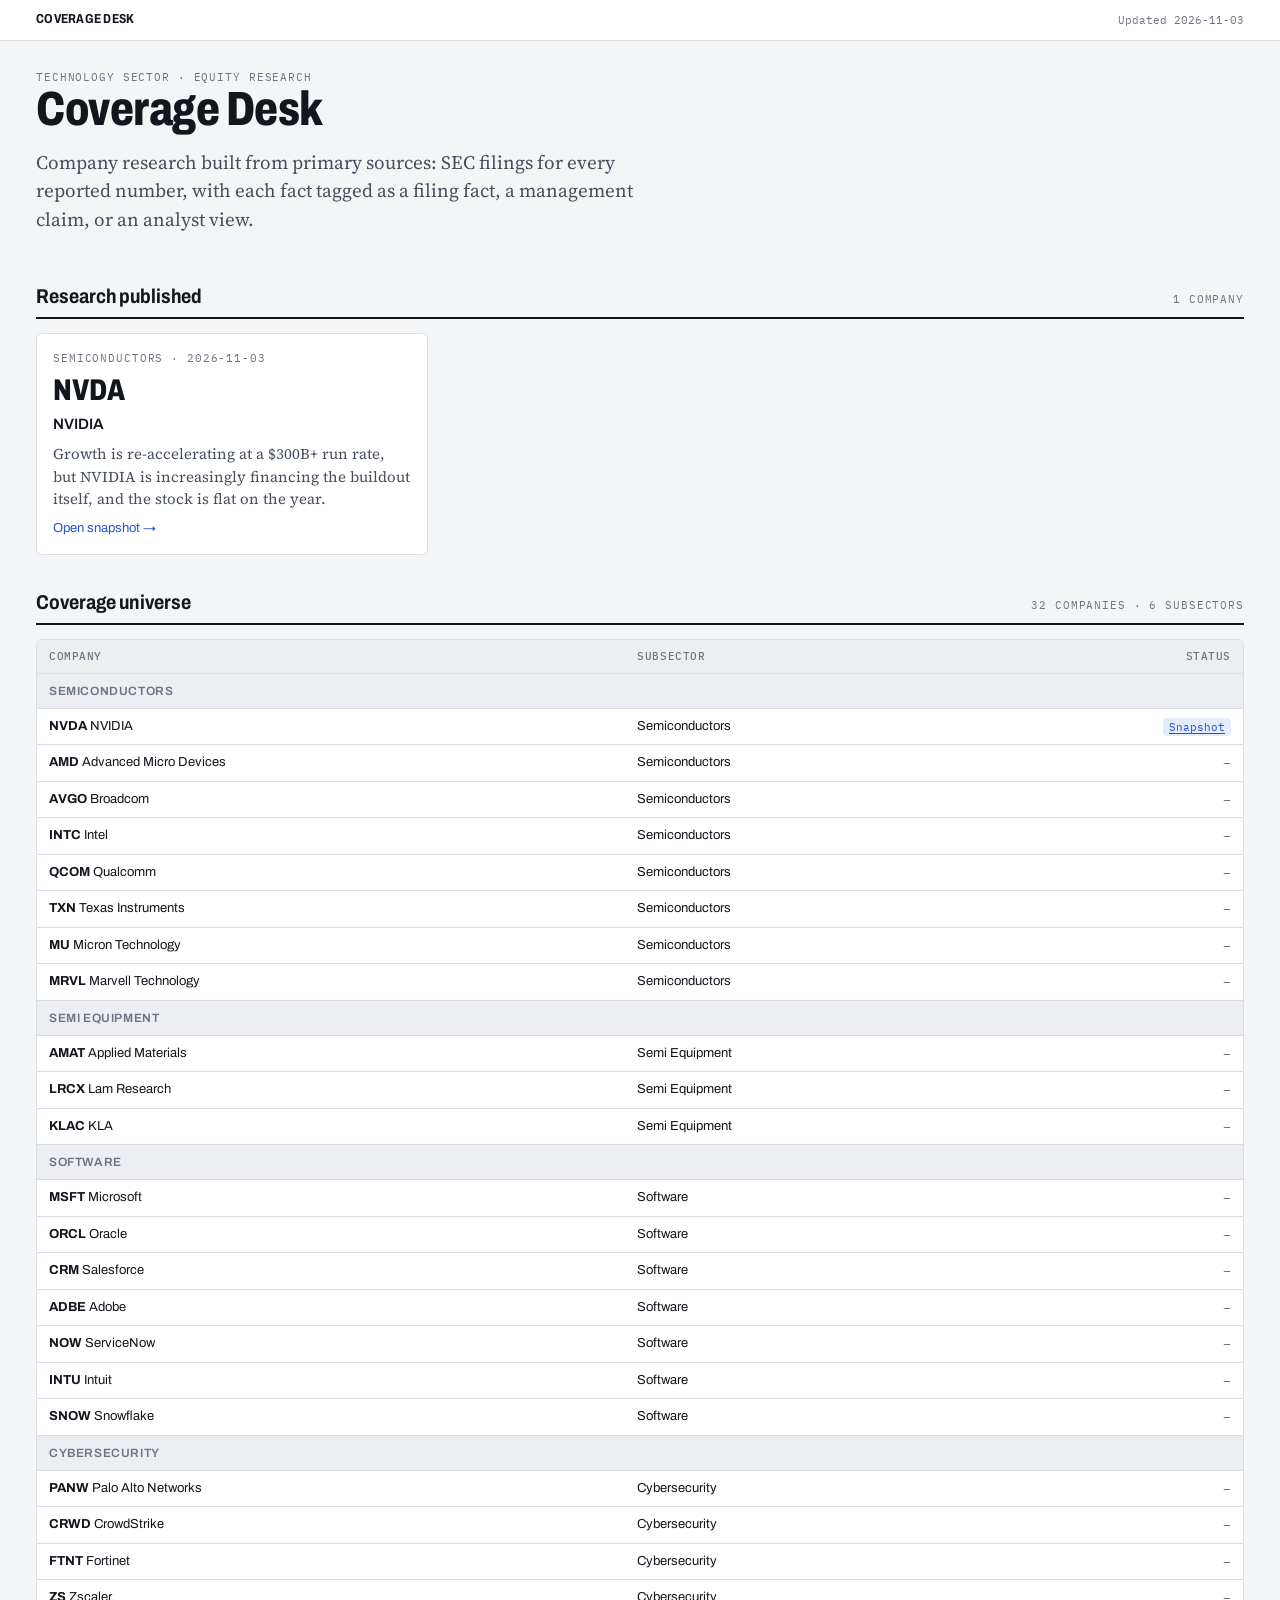
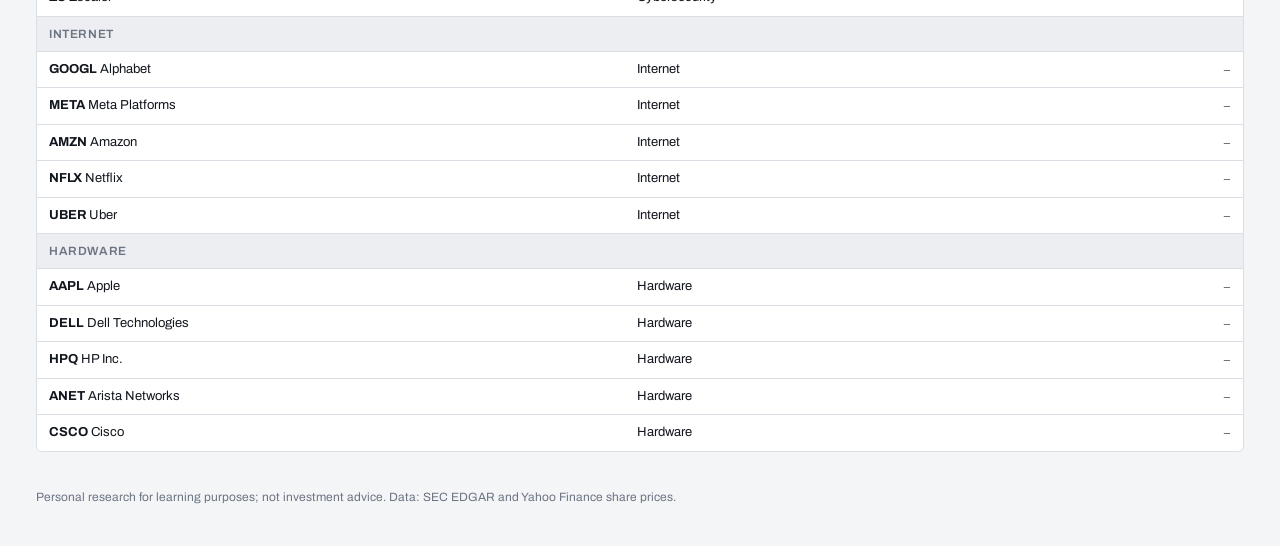
<file: docs/index.html>
<!doctype html>
<html lang="en">
<head>
<meta charset="utf-8">
<meta name="viewport" content="width=device-width, initial-scale=1, viewport-fit=cover">
<style>body{margin:0}[hidden]{display:none!important}img{max-width:100%}</style>
</head>
<body>
<title>Coverage Desk</title>
<meta name="claude:viewport-fit-sides" content="cover">
<link rel="preconnect" href="https://fonts.googleapis.com">
<link rel="preconnect" href="https://fonts.gstatic.com" crossorigin>
<link rel="stylesheet" href="https://fonts.googleapis.com/css2?family=Archivo:wdth,wght@62..125,400..800&family=IBM+Plex+Mono:wght@400;500;600&family=Source+Serif+4:opsz,wght@8..60,400;8..60,600&display=swap">
<style>
/* Layout: a research-note dashboard. Quote box + key numbers up top, then charts and
   evidence in a 12-col grid that collapses to one column on phones. */
:root {
  --bg: #f4f5f7;
  --surface: #ffffff;
  --sunken: #eceef2;
  --ink: #12161d;
  --ink-2: #464e5c;
  --muted: #6c7482;
  --rule: #dadee5;
  --accent: #2456c9;
  --accent-soft: #e4ebfa;
  --s1: #2a78d6;
  --s2: #eb6834;
  --s3: #1baf7a;
  --dot: #9aa2b0;
  --up: #157347;
  --down: #b9382a;
  --tag-f: #e7e9ee;  --tag-f-ink: #3a414d;
  --tag-m: #e3ecfb;  --tag-m-ink: #1d4aa8;
  --tag-i: #fbf0dc;  --tag-i-ink: #85550a;
  --f-display: "Archivo", "Helvetica Neue", Arial, sans-serif;
  --f-body: "Source Serif 4", Georgia, "Times New Roman", serif;
  --f-data: "IBM Plex Mono", ui-monospace, "SFMono-Regular", Menlo, monospace;
  --radius: 6px;
}
@media (prefers-color-scheme: dark) {
  :root:not([data-theme="light"]) {
    --bg: #0e1116; --surface: #161a21; --sunken: #1c212a; --ink: #e8ebf0; --ink-2: #b3bac5;
    --muted: #8a93a3; --rule: #2a303a; --accent: #7b9ef2; --accent-soft: #1d2840;
    --s1: #3987e5; --s2: #d95926; --s3: #199e70; --dot: #6b7383; --up: #4cc38a; --down: #f07a6a;
    --tag-f: #262b34; --tag-f-ink: #c3c9d3; --tag-m: #1d2a45; --tag-m-ink: #a9c2f7;
    --tag-i: #3a2d15; --tag-i-ink: #f1c77a; color-scheme: dark;
  }
}
:root[data-theme="dark"] {
  --bg: #0e1116; --surface: #161a21; --sunken: #1c212a; --ink: #e8ebf0; --ink-2: #b3bac5;
  --muted: #8a93a3; --rule: #2a303a; --accent: #7b9ef2; --accent-soft: #1d2840;
  --s1: #3987e5; --s2: #d95926; --s3: #199e70; --dot: #6b7383; --up: #4cc38a; --down: #f07a6a;
  --tag-f: #262b34; --tag-f-ink: #c3c9d3; --tag-m: #1d2a45; --tag-m-ink: #a9c2f7;
  --tag-i: #3a2d15; --tag-i-ink: #f1c77a; color-scheme: dark;
}

* { box-sizing: border-box; }
body { background: var(--bg); color: var(--ink); font-family: var(--f-display); font-size: 15px; line-height: 1.5; }
a { color: var(--accent); text-underline-offset: 2px; }
a:focus-visible, button:focus-visible { outline: 2px solid var(--accent); outline-offset: 2px; border-radius: 3px; }
.wrap { max-width: 1240px; margin: 0 auto; padding-left: max(16px, env(safe-area-inset-left, 0px)); padding-right: max(16px, env(safe-area-inset-right, 0px)); }

body::before { content: ""; position: fixed; inset: 0 0 auto; height: env(safe-area-inset-top, 0px); z-index: 10; background: var(--surface); }
.topbar { position: sticky; top: env(safe-area-inset-top, 0px); z-index: 9; background: var(--surface); border-bottom: 1px solid var(--rule); }
.topbar .wrap { display: flex; align-items: center; gap: 16px; padding-block: 10px; flex-wrap: wrap; }
.brand { font-weight: 700; font-stretch: 80%; letter-spacing: .02em; text-transform: uppercase; font-size: 13px; color: var(--ink); text-decoration: none; }
.topbar nav { display: flex; gap: 14px; flex-wrap: wrap; font-size: 13px; }
.topbar nav a { color: var(--ink-2); text-decoration: none; }
.topbar nav a:hover { color: var(--accent); }
.topbar .spacer { flex: 1; }
.stamp { font-family: var(--f-data); font-size: 11px; color: var(--muted); }

.eyebrow { font-family: var(--f-data); font-size: 11px; letter-spacing: .08em; text-transform: uppercase; color: var(--muted); }
h1, h2, h3 { font-family: var(--f-display); text-wrap: balance; margin: 0; }
h1 { font-size: clamp(30px, 5vw, 48px); font-weight: 800; font-stretch: 78%; line-height: 1.02; letter-spacing: -.01em; }
h2 { font-size: 20px; font-weight: 700; font-stretch: 85%; }
h3 { font-size: 15px; font-weight: 600; }
.prose { font-family: var(--f-body); font-size: 16px; line-height: 1.6; max-width: 68ch; color: var(--ink); }
.num { font-family: var(--f-data); font-variant-numeric: tabular-nums; }

.hero { padding-block: 28px 20px; display: grid; grid-template-columns: minmax(0, 1fr) 340px; gap: 28px; align-items: start; }
.hero .lede { font-family: var(--f-body); font-size: 19px; line-height: 1.5; color: var(--ink-2); margin: 14px 0 0; max-width: 60ch; }
.hero .meta { display: flex; gap: 8px 18px; flex-wrap: wrap; margin-top: 16px; font-size: 13px; color: var(--muted); }
.quote { background: var(--surface); border: 1px solid var(--rule); border-radius: var(--radius); padding: 16px 18px; display: grid; gap: 12px; }
.quote .px { display: flex; align-items: baseline; gap: 10px; flex-wrap: wrap; }
.quote .px b { font-family: var(--f-data); font-size: 30px; font-weight: 500; }
.chg { font-family: var(--f-data); font-size: 13px; padding: 2px 6px; border-radius: 4px; }
.chg.up { color: var(--up); background: color-mix(in srgb, var(--up) 12%, transparent); }
.chg.down { color: var(--down); background: color-mix(in srgb, var(--down) 12%, transparent); }
.range { display: grid; gap: 4px; font-size: 12px; color: var(--muted); }
.range .bar { position: relative; height: 6px; background: var(--sunken); border-radius: 3px; }
.range .bar i { position: absolute; top: -3px; width: 3px; height: 12px; background: var(--ink); border-radius: 2px; transform: translateX(-50%); }
.range .ends { display: flex; justify-content: space-between; font-family: var(--f-data); }
.kv { display: grid; grid-template-columns: 1fr auto; gap: 4px 12px; font-size: 13px; }
.kv dt { color: var(--muted); } .kv dd { margin: 0; font-family: var(--f-data); text-align: right; }

.kpis { display: grid; grid-template-columns: repeat(6, minmax(0, 1fr)); border: 1px solid var(--rule); border-radius: var(--radius); background: var(--surface); }
.kpi { padding: 14px 16px; display: grid; gap: 2px; border-left: 1px solid var(--rule); }
.kpi:first-child { border-left: 0; }
.kpi .v { font-family: var(--f-data); font-size: 22px; font-weight: 500; }
.kpi .l { font-size: 12px; color: var(--muted); }

.section { padding-block: 28px 4px; display: grid; gap: 14px; }
.section-head { display: flex; align-items: baseline; justify-content: space-between; gap: 12px; flex-wrap: wrap; border-bottom: 2px solid var(--ink); padding-bottom: 6px; }
.grid { display: grid; grid-template-columns: repeat(12, minmax(0, 1fr)); gap: 16px; }
.c6 { grid-column: span 6; } .c4 { grid-column: span 4; } .c8 { grid-column: span 8; } .c12 { grid-column: span 12; } .c5 { grid-column: span 5; } .c7 { grid-column: span 7; }
.panel { background: var(--surface); border: 1px solid var(--rule); border-radius: var(--radius); padding: 16px; min-width: 0; display: grid; gap: 10px; align-content: start; }
.panel .sub { font-size: 13px; color: var(--muted); margin: -4px 0 0; }
.legend { display: flex; gap: 14px; flex-wrap: wrap; font-size: 12px; color: var(--ink-2); }
.legend span { display: inline-flex; align-items: center; gap: 6px; }
.legend i { width: 10px; height: 10px; border-radius: 2px; display: inline-block; }
.chart { position: relative; width: 100%; }
.chart svg { display: block; width: 100%; height: auto; overflow: visible; }
.chart text { font-family: var(--f-data); font-size: 11px; fill: var(--muted); }
.chart .lbl { fill: var(--ink-2); }
.chart .grid line { stroke: var(--rule); stroke-width: 1; }
.callout { font-size: 13px; color: var(--ink-2); border-top: 1px solid var(--rule); padding-top: 8px; }

.tip { position: absolute; pointer-events: none; z-index: 5; background: var(--ink); color: var(--bg); font-family: var(--f-data); font-size: 12px; line-height: 1.45; padding: 8px 10px; border-radius: 5px; white-space: nowrap; transform: translate(-50%, calc(-100% - 10px)); }
.tip b { font-weight: 600; }

.list { display: grid; gap: 0; margin: 0; padding: 0; list-style: none; }
.list li { display: grid; grid-template-columns: auto minmax(0, 1fr); gap: 4px 12px; padding: 11px 0; border-top: 1px solid var(--rule); }
.list li:first-child { border-top: 0; }
.list .txt { font-family: var(--f-body); font-size: 15.5px; line-height: 1.5; }
.list .src { grid-column: 2; font-size: 12px; color: var(--muted); font-family: var(--f-data); }
.tag { font-family: var(--f-data); font-size: 10.5px; font-weight: 600; letter-spacing: .04em; padding: 2px 6px; border-radius: 4px; height: fit-content; margin-top: 3px; white-space: nowrap; }
.tag.F { background: var(--tag-f); color: var(--tag-f-ink); }
.tag.M { background: var(--tag-m); color: var(--tag-m-ink); }
.tag.I { background: var(--tag-i); color: var(--tag-i-ink); }
.keyline { display: flex; gap: 10px 16px; flex-wrap: wrap; font-size: 12px; color: var(--muted); }
.keyline span { display: inline-flex; gap: 6px; align-items: center; }

.exp { display: grid; gap: 0; }
.exp .row { display: grid; grid-template-columns: minmax(0, 1fr) auto; gap: 2px 16px; padding: 10px 0; border-top: 1px solid var(--rule); }
.exp .row:first-child { border-top: 0; }
.exp .row b { font-family: var(--f-data); font-size: 18px; font-weight: 500; text-align: right; }
.exp .row .n { grid-column: 1 / -1; font-size: 13px; color: var(--muted); }

.timeline { list-style: none; margin: 0; padding: 0; display: grid; }
.timeline li { display: grid; grid-template-columns: 96px minmax(0, 1fr); gap: 12px; padding: 10px 0; border-top: 1px solid var(--rule); }
.timeline li:first-child { border-top: 0; }
.timeline .d { font-family: var(--f-data); font-size: 12px; color: var(--muted); display: grid; gap: 2px; }
.timeline .d em { font-style: normal; color: var(--ink-2); }
.timeline .t { font-family: var(--f-body); font-size: 15px; }

.debates { display: grid; grid-template-columns: repeat(auto-fit, minmax(240px, 1fr)); gap: 16px; }
.debate { border-top: 3px solid var(--accent); background: var(--surface); padding: 14px 16px; border-radius: 0 0 var(--radius) var(--radius); display: grid; gap: 6px; align-content: start; }
.debate p { margin: 0; font-family: var(--f-body); font-size: 15px; color: var(--ink-2); }
.qs { counter-reset: q; list-style: none; padding: 0; margin: 0; display: grid; gap: 12px; }
.qs li { counter-increment: q; display: grid; grid-template-columns: 28px minmax(0, 1fr); gap: 10px; font-family: var(--f-body); font-size: 16px; }
.qs li::before { content: counter(q); font-family: var(--f-data); font-size: 13px; color: var(--accent); border: 1px solid var(--accent); border-radius: 50%; width: 24px; height: 24px; display: grid; place-items: center; }

.tablewrap { overflow-x: auto; border: 1px solid var(--rule); border-radius: var(--radius); background: var(--surface); }
table { border-collapse: collapse; width: 100%; font-size: 13px; }
th, td { padding: 8px 12px; text-align: right; white-space: nowrap; border-bottom: 1px solid var(--rule); }
th:first-child, td:first-child { text-align: left; position: sticky; left: 0; background: var(--surface); }
thead th { font-family: var(--f-data); font-size: 11px; font-weight: 500; text-transform: uppercase; letter-spacing: .05em; color: var(--muted); background: var(--sunken); }
thead th:first-child { background: var(--sunken); }
td { font-family: var(--f-data); font-variant-numeric: tabular-nums; }
td:first-child { font-family: var(--f-display); }
tr.grp td { font-family: var(--f-display); font-weight: 600; font-size: 12px; text-transform: uppercase; letter-spacing: .05em; color: var(--muted); background: var(--sunken); }
tr.me td { background: var(--accent-soft); font-weight: 600; }
tbody tr:last-child td { border-bottom: 0; }
td.neg { color: var(--down); }
.sources { columns: 2 320px; font-size: 13px; padding-left: 18px; }
.sources li { break-inside: avoid; padding: 2px 0; }
footer { padding-block: 32px 40px; color: var(--muted); font-size: 12px; }

@media (max-width: 960px) {
  .hero { grid-template-columns: minmax(0, 1fr); }
  .kpis { grid-template-columns: repeat(3, minmax(0, 1fr)); }
  .kpi:nth-child(4) { border-left: 0; }
  .kpi:nth-child(n+4) { border-top: 1px solid var(--rule); }
  .c6, .c4, .c8, .c5, .c7 { grid-column: span 12; }
}
@media (max-width: 520px) {
  .kpis { grid-template-columns: repeat(2, minmax(0, 1fr)); }
  .kpi:nth-child(n) { border-left: 1px solid var(--rule); border-top: 1px solid var(--rule); }
  .kpi:nth-child(odd) { border-left: 0; }
  .kpi:nth-child(-n+2) { border-top: 0; }
  .timeline li { grid-template-columns: minmax(0, 1fr); gap: 4px; }
  .topbar nav { display: none; }
}
@media (prefers-reduced-motion: no-preference) {
  .chart rect.bar, .chart circle.pt { transition: opacity .15s; }
}

.cover { display: grid; grid-template-columns: repeat(auto-fill, minmax(300px, 1fr)); gap: 16px; }
.card { background: var(--surface); border: 1px solid var(--rule); border-radius: var(--radius); padding: 16px; display: grid; gap: 8px; text-decoration: none; color: var(--ink); align-content: start; }
.card:hover { border-color: var(--accent); }
.card .tk { font-family: var(--f-display); font-weight: 800; font-stretch: 78%; font-size: 30px; line-height: 1; }
.card p { margin: 0; font-family: var(--f-body); font-size: 15px; color: var(--ink-2); }
.card .go { font-size: 13px; color: var(--accent); }
.empty { color: var(--muted); font-family: var(--f-body); }
.pill { font-family: var(--f-data); font-size: 11px; padding: 2px 6px; border-radius: 4px; background: var(--accent-soft); color: var(--accent); }
</style>

<header class="topbar"><div class="wrap"><a class="brand" href="index.html">Coverage Desk</a><span class="spacer"></span><span class="stamp" id="stamp"></span></div></header>
<main class="wrap">
  <section class="hero" style="grid-template-columns: minmax(0,1fr)">
    <div>
      <div class="eyebrow">Technology sector · equity research</div>
      <h1>Coverage Desk</h1>
      <p class="lede">Company research built from primary sources: SEC filings for every reported number, with each fact tagged as a filing fact, a management claim, or an analyst view.</p>
    </div>
  </section>
  <section class="section">
    <div class="section-head"><h2>Research published</h2><span class="eyebrow" id="count"></span></div>
    <div class="cover" id="covered"></div>
  </section>
  <section class="section" id="calls-sec">
    <div class="section-head"><h2>Call log</h2><span class="eyebrow">Ratings and targets, date-stamped when made</span></div>
    <div class="tablewrap"><table id="calls"></table></div>
  </section>
  <section class="section">
    <div class="section-head"><h2>Coverage universe</h2><span class="eyebrow" id="ucount"></span></div>
    <div class="tablewrap"><table id="universe"></table></div>
  </section>
</main>
<footer class="wrap">Personal research for learning purposes; not investment advice. Data: SEC EDGAR and Yahoo Finance share prices.</footer>
<script>
const D = {"covered": [{"ticker": "NVDA", "name": "NVIDIA", "subsector": "Semiconductors", "headline": "Growth is re-accelerating at a $300B+ run rate, but NVIDIA is increasingly financing the buildout itself, and the stock is flat on the year.", "prepared": "2026-11-03"}], "universe": [{"ticker": "NVDA", "name": "NVIDIA", "subsector": "Semiconductors"}, {"ticker": "AMD", "name": "Advanced Micro Devices", "subsector": "Semiconductors"}, {"ticker": "AVGO", "name": "Broadcom", "subsector": "Semiconductors"}, {"ticker": "INTC", "name": "Intel", "subsector": "Semiconductors"}, {"ticker": "QCOM", "name": "Qualcomm", "subsector": "Semiconductors"}, {"ticker": "TXN", "name": "Texas Instruments", "subsector": "Semiconductors"}, {"ticker": "MU", "name": "Micron Technology", "subsector": "Semiconductors"}, {"ticker": "MRVL", "name": "Marvell Technology", "subsector": "Semiconductors"}, {"ticker": "AMAT", "name": "Applied Materials", "subsector": "Semi Equipment"}, {"ticker": "LRCX", "name": "Lam Research", "subsector": "Semi Equipment"}, {"ticker": "KLAC", "name": "KLA", "subsector": "Semi Equipment"}, {"ticker": "MSFT", "name": "Microsoft", "subsector": "Software"}, {"ticker": "ORCL", "name": "Oracle", "subsector": "Software"}, {"ticker": "CRM", "name": "Salesforce", "subsector": "Software"}, {"ticker": "ADBE", "name": "Adobe", "subsector": "Software"}, {"ticker": "NOW", "name": "ServiceNow", "subsector": "Software"}, {"ticker": "INTU", "name": "Intuit", "subsector": "Software"}, {"ticker": "SNOW", "name": "Snowflake", "subsector": "Software"}, {"ticker": "PANW", "name": "Palo Alto Networks", "subsector": "Cybersecurity"}, {"ticker": "CRWD", "name": "CrowdStrike", "subsector": "Cybersecurity"}, {"ticker": "FTNT", "name": "Fortinet", "subsector": "Cybersecurity"}, {"ticker": "ZS", "name": "Zscaler", "subsector": "Cybersecurity"}, {"ticker": "GOOGL", "name": "Alphabet", "subsector": "Internet"}, {"ticker": "META", "name": "Meta Platforms", "subsector": "Internet"}, {"ticker": "AMZN", "name": "Amazon", "subsector": "Internet"}, {"ticker": "NFLX", "name": "Netflix", "subsector": "Internet"}, {"ticker": "UBER", "name": "Uber", "subsector": "Internet"}, {"ticker": "AAPL", "name": "Apple", "subsector": "Hardware"}, {"ticker": "DELL", "name": "Dell Technologies", "subsector": "Hardware"}, {"ticker": "HPQ", "name": "HP Inc.", "subsector": "Hardware"}, {"ticker": "ANET", "name": "Arista Networks", "subsector": "Hardware"}, {"ticker": "CSCO", "name": "Cisco", "subsector": "Hardware"}], "calls": [], "generated": "2026-11-03"};
const $ = (id) => document.getElementById(id);
const esc = (s) => String(s ?? "").replace(/[&<>"]/g, (c) => ({"&": "&amp;", "<": "&lt;", ">": "&gt;", '"': "&quot;"}[c]));
$("stamp").textContent = `Updated ${D.generated}`;
$("count").textContent = `${D.covered.length} ${D.covered.length === 1 ? "company" : "companies"}`;
$("covered").innerHTML = D.covered.length ? D.covered.map((c) => `<a class="card" href="${esc(c.ticker)}.html">
  <span class="eyebrow">${esc(c.subsector)} · ${esc(c.prepared)}</span><span class="tk">${esc(c.ticker)}</span>
  <h3>${esc(c.name)}</h3><p>${esc(c.headline)}</p><span class="go">Open snapshot →</span></a>`).join("")
  : `<p class="empty">No snapshots yet. Ask Claude for a snapshot of any company in the universe below.</p>`;
if (D.calls.length) {
  $("calls").innerHTML = `<thead><tr><th>Date</th><th>Ticker</th><th>Rating</th><th>Price at call</th><th>Target</th><th>Horizon</th></tr></thead><tbody>`
    + D.calls.map((c) => `<tr><td>${esc(c.date)}</td><td><b>${esc(c.ticker)}</b></td><td>${esc(c.rating)}</td><td>$${esc(c.price_at_call)}</td><td>$${esc(c.target)}</td><td>${esc(c.horizon_months)} mo</td></tr>`).join("") + "</tbody>";
} else $("calls-sec").hidden = true;
const done = new Set(D.covered.map((c) => c.ticker));
const subs = [...new Set(D.universe.map((u) => u.subsector))];
$("ucount").textContent = `${D.universe.length} companies · ${subs.length} subsectors`;
$("universe").innerHTML = `<thead><tr><th>Company</th><th style="text-align:left">Subsector</th><th>Status</th></tr></thead><tbody>`
  + subs.map((s) => `<tr class="grp"><td colspan="3">${esc(s)}</td></tr>` + D.universe.filter((u) => u.subsector === s).map((u) =>
    `<tr><td><b>${esc(u.ticker)}</b> ${esc(u.name)}</td><td style="text-align:left;font-family:var(--f-display)">${esc(u.subsector)}</td><td>${done.has(u.ticker) ? `<a class="pill" href="${esc(u.ticker)}.html">Snapshot</a>` : `<span style="color:var(--muted)">–</span>`}</td></tr>`).join("")).join("") + "</tbody>";
</script>

</body>
</html>
</file>
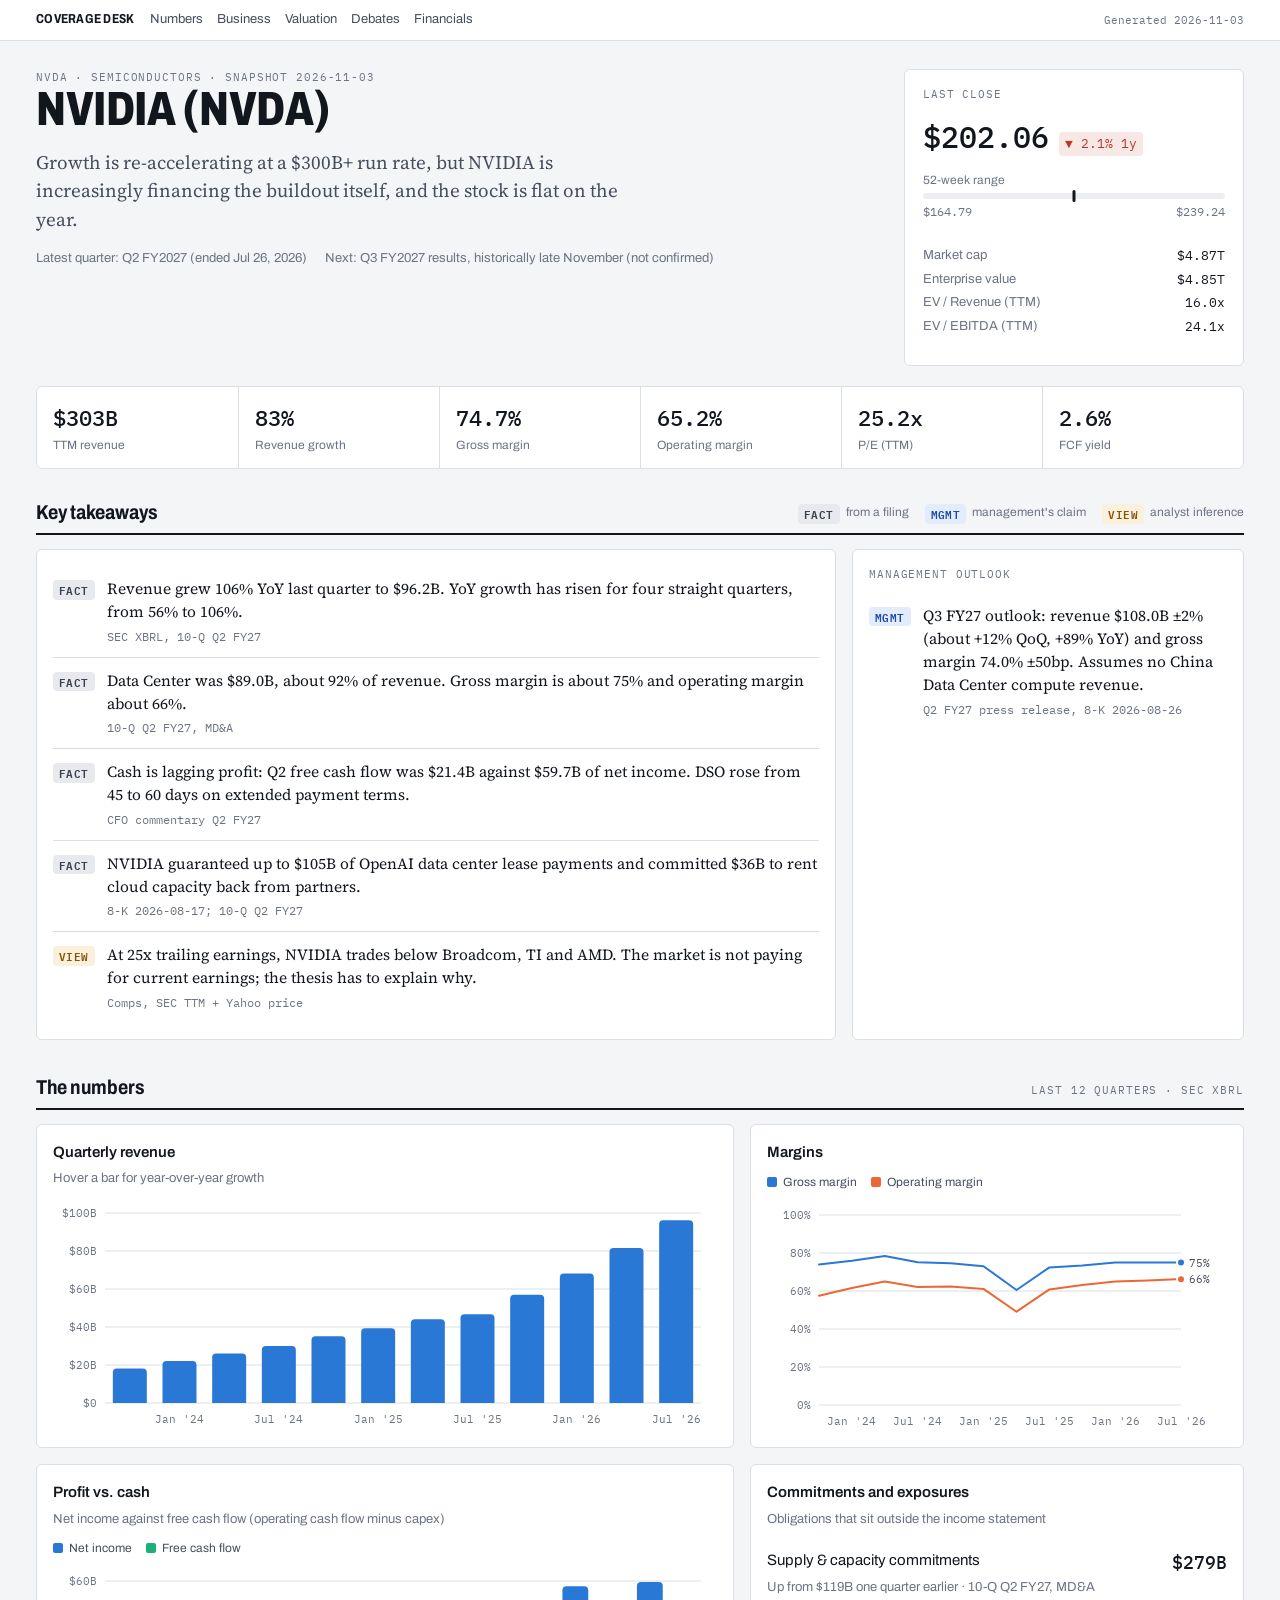
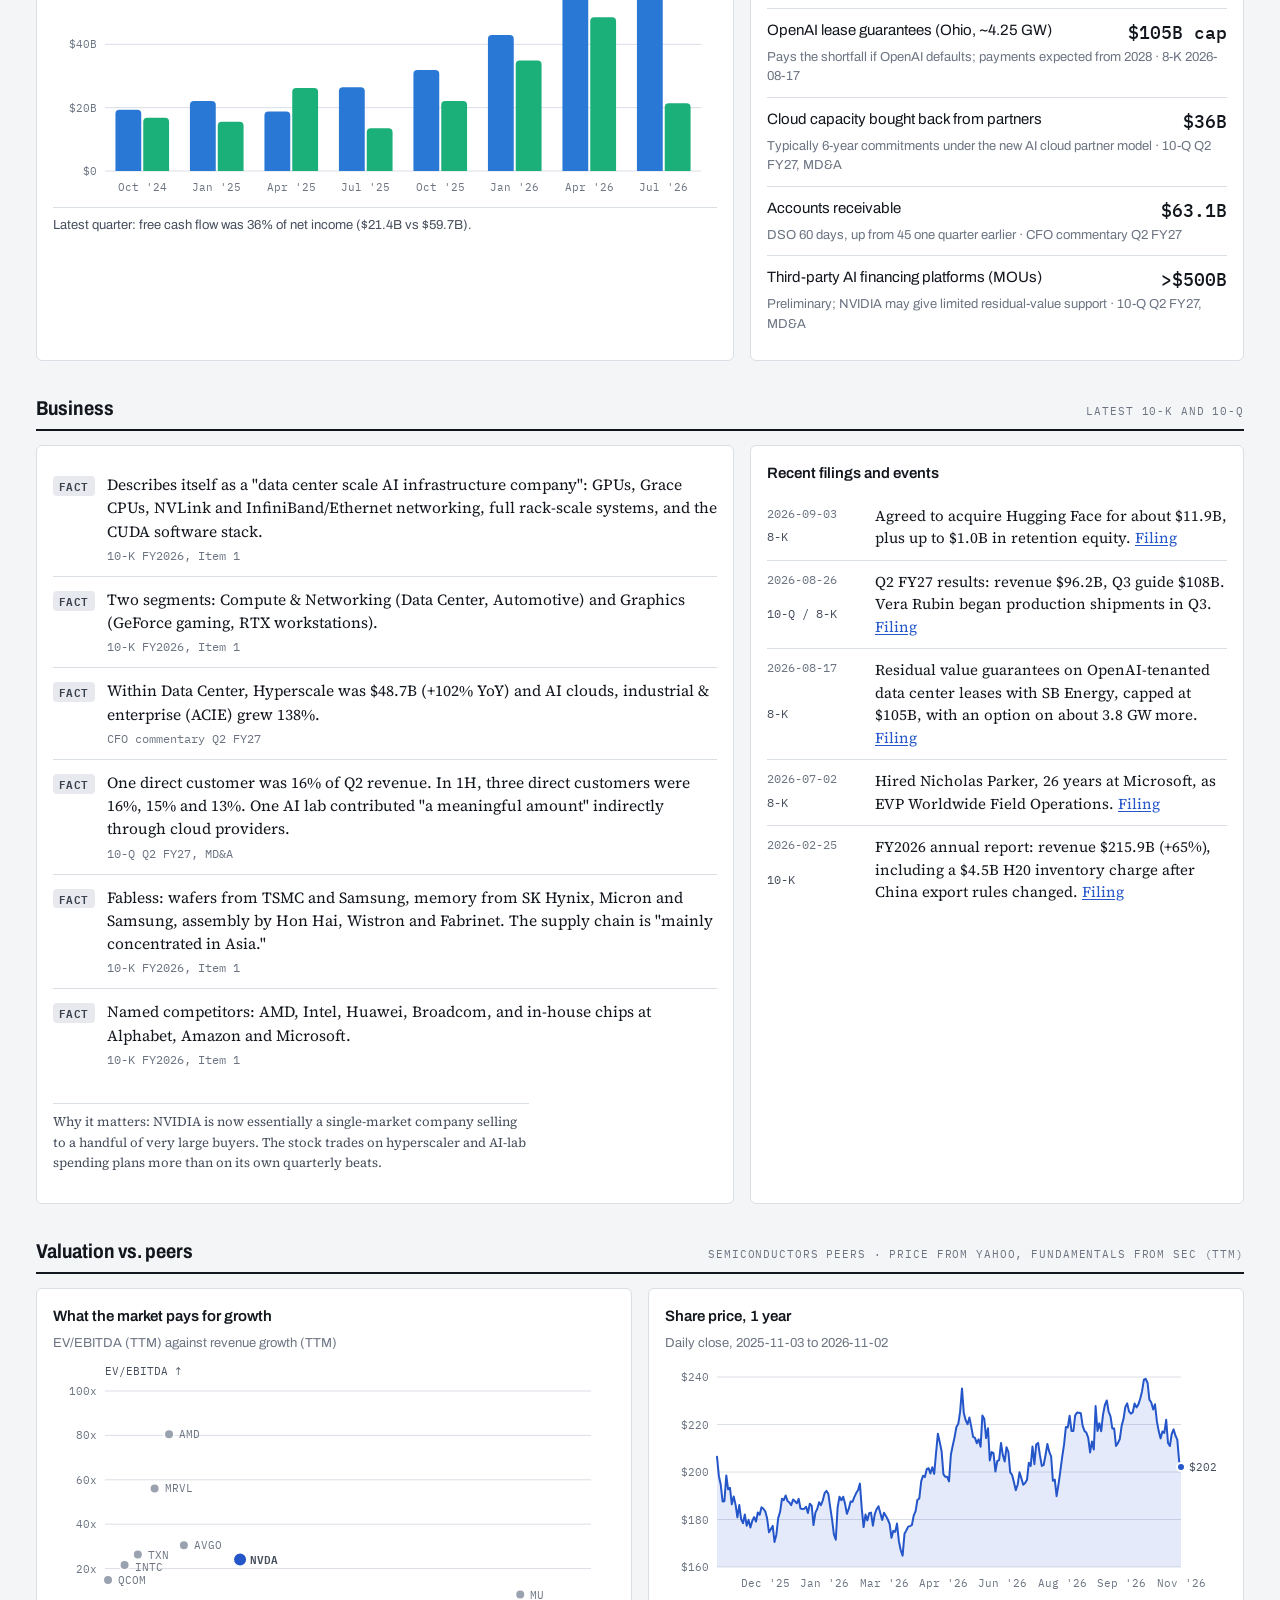
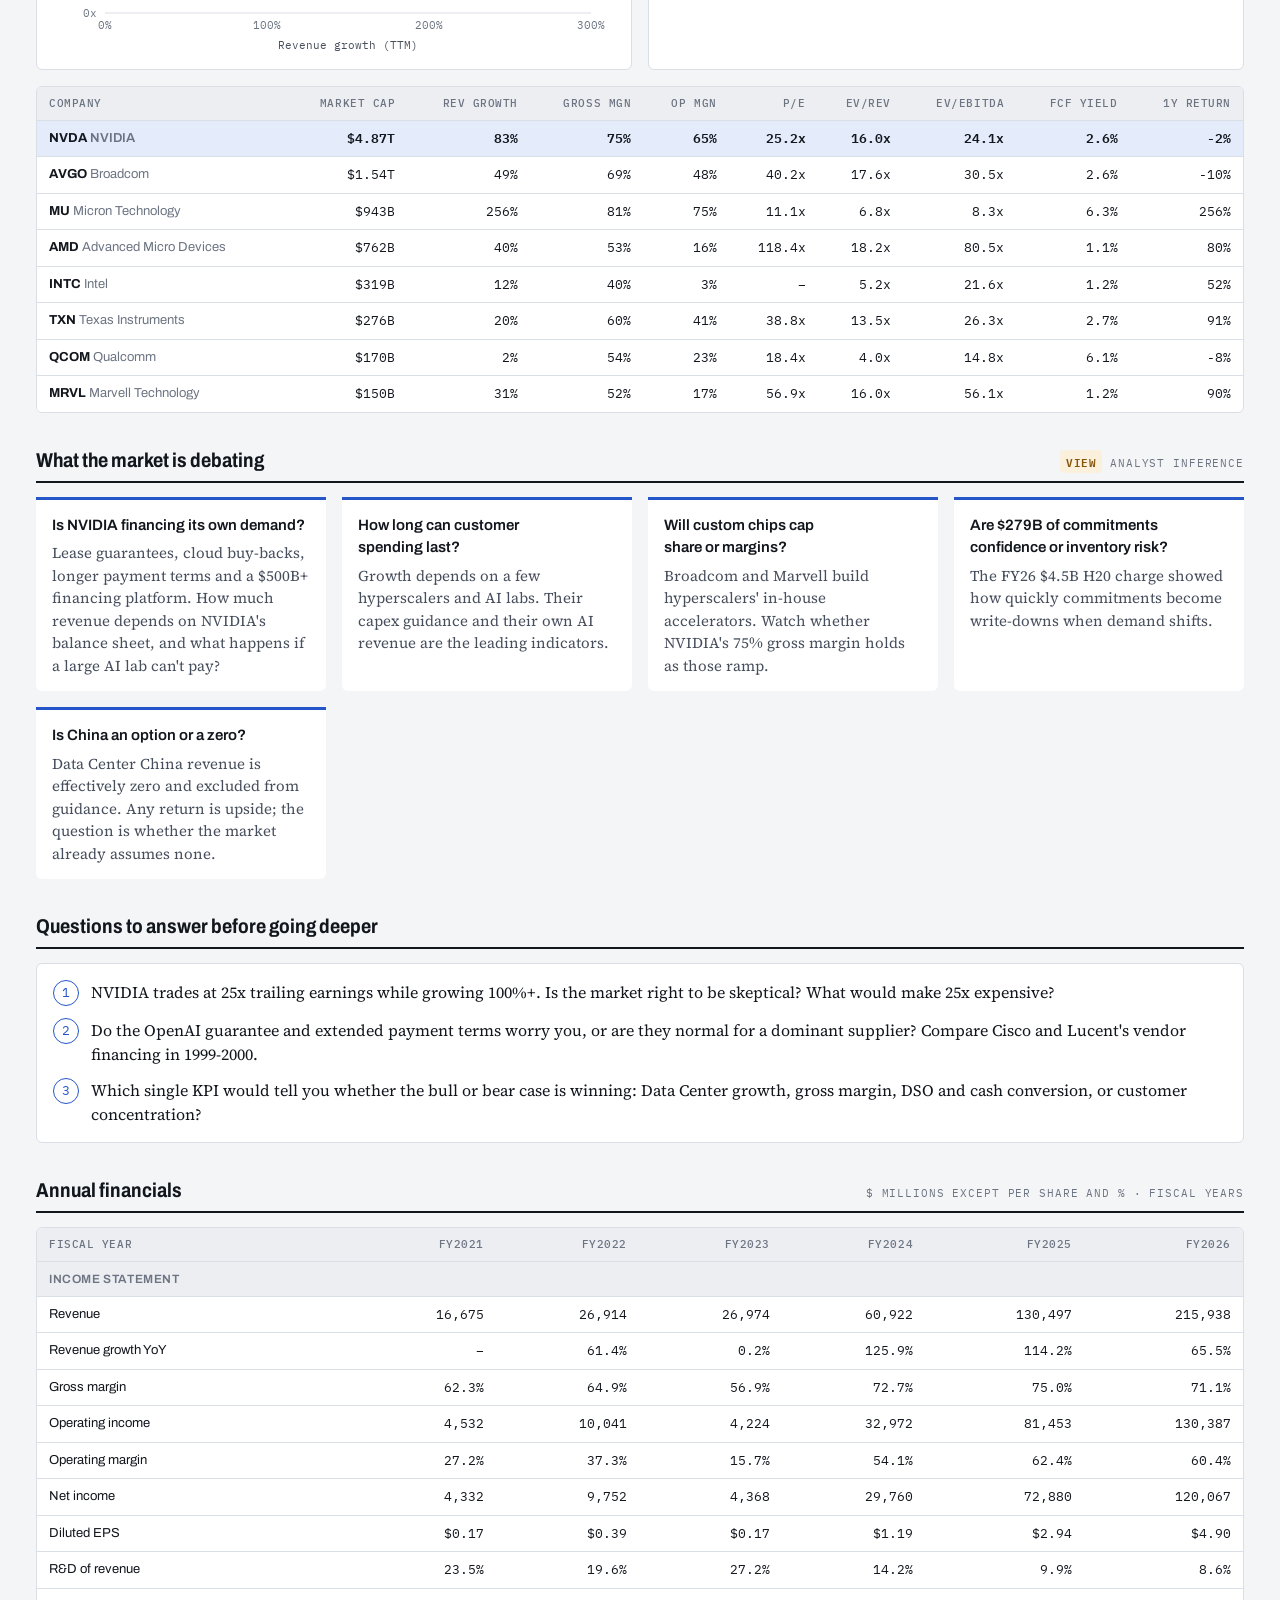
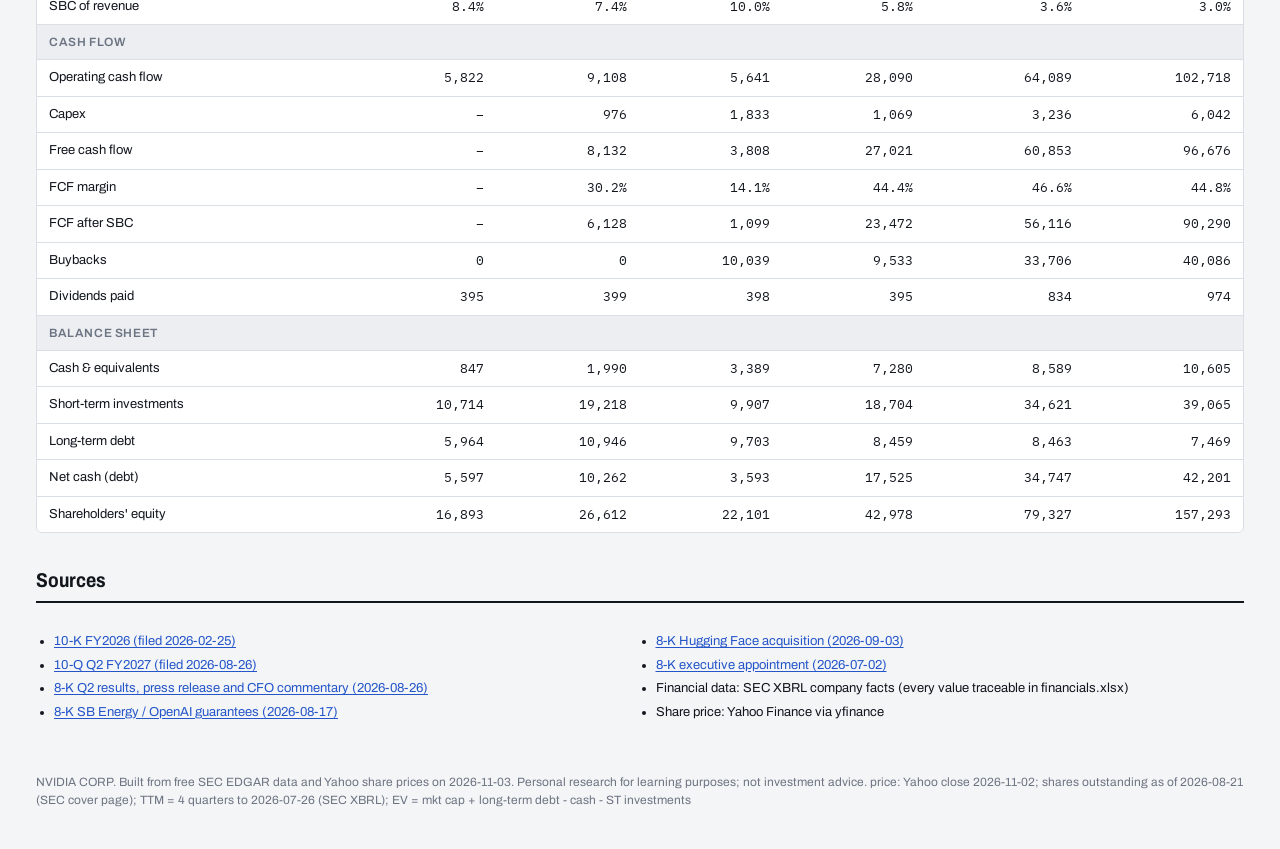
<file: docs/NVDA.html>
<!doctype html>
<html lang="en">
<head>
<meta charset="utf-8">
<meta name="viewport" content="width=device-width, initial-scale=1, viewport-fit=cover">
<style>body{margin:0}[hidden]{display:none!important}img{max-width:100%}</style>
</head>
<body>
<title>NVDA Research Snapshot</title>
<meta name="claude:viewport-fit-sides" content="cover">
<link rel="preconnect" href="https://fonts.googleapis.com">
<link rel="preconnect" href="https://fonts.gstatic.com" crossorigin>
<link rel="stylesheet" href="https://fonts.googleapis.com/css2?family=Archivo:wdth,wght@62..125,400..800&family=IBM+Plex+Mono:wght@400;500;600&family=Source+Serif+4:opsz,wght@8..60,400;8..60,600&display=swap">
<style>
/* Layout: a research-note dashboard. Quote box + key numbers up top, then charts and
   evidence in a 12-col grid that collapses to one column on phones. */
:root {
  --bg: #f4f5f7;
  --surface: #ffffff;
  --sunken: #eceef2;
  --ink: #12161d;
  --ink-2: #464e5c;
  --muted: #6c7482;
  --rule: #dadee5;
  --accent: #2456c9;
  --accent-soft: #e4ebfa;
  --s1: #2a78d6;
  --s2: #eb6834;
  --s3: #1baf7a;
  --dot: #9aa2b0;
  --up: #157347;
  --down: #b9382a;
  --tag-f: #e7e9ee;  --tag-f-ink: #3a414d;
  --tag-m: #e3ecfb;  --tag-m-ink: #1d4aa8;
  --tag-i: #fbf0dc;  --tag-i-ink: #85550a;
  --f-display: "Archivo", "Helvetica Neue", Arial, sans-serif;
  --f-body: "Source Serif 4", Georgia, "Times New Roman", serif;
  --f-data: "IBM Plex Mono", ui-monospace, "SFMono-Regular", Menlo, monospace;
  --radius: 6px;
}
@media (prefers-color-scheme: dark) {
  :root:not([data-theme="light"]) {
    --bg: #0e1116; --surface: #161a21; --sunken: #1c212a; --ink: #e8ebf0; --ink-2: #b3bac5;
    --muted: #8a93a3; --rule: #2a303a; --accent: #7b9ef2; --accent-soft: #1d2840;
    --s1: #3987e5; --s2: #d95926; --s3: #199e70; --dot: #6b7383; --up: #4cc38a; --down: #f07a6a;
    --tag-f: #262b34; --tag-f-ink: #c3c9d3; --tag-m: #1d2a45; --tag-m-ink: #a9c2f7;
    --tag-i: #3a2d15; --tag-i-ink: #f1c77a; color-scheme: dark;
  }
}
:root[data-theme="dark"] {
  --bg: #0e1116; --surface: #161a21; --sunken: #1c212a; --ink: #e8ebf0; --ink-2: #b3bac5;
  --muted: #8a93a3; --rule: #2a303a; --accent: #7b9ef2; --accent-soft: #1d2840;
  --s1: #3987e5; --s2: #d95926; --s3: #199e70; --dot: #6b7383; --up: #4cc38a; --down: #f07a6a;
  --tag-f: #262b34; --tag-f-ink: #c3c9d3; --tag-m: #1d2a45; --tag-m-ink: #a9c2f7;
  --tag-i: #3a2d15; --tag-i-ink: #f1c77a; color-scheme: dark;
}

* { box-sizing: border-box; }
body { background: var(--bg); color: var(--ink); font-family: var(--f-display); font-size: 15px; line-height: 1.5; }
a { color: var(--accent); text-underline-offset: 2px; }
a:focus-visible, button:focus-visible { outline: 2px solid var(--accent); outline-offset: 2px; border-radius: 3px; }
.wrap { max-width: 1240px; margin: 0 auto; padding-left: max(16px, env(safe-area-inset-left, 0px)); padding-right: max(16px, env(safe-area-inset-right, 0px)); }

body::before { content: ""; position: fixed; inset: 0 0 auto; height: env(safe-area-inset-top, 0px); z-index: 10; background: var(--surface); }
.topbar { position: sticky; top: env(safe-area-inset-top, 0px); z-index: 9; background: var(--surface); border-bottom: 1px solid var(--rule); }
.topbar .wrap { display: flex; align-items: center; gap: 16px; padding-block: 10px; flex-wrap: wrap; }
.brand { font-weight: 700; font-stretch: 80%; letter-spacing: .02em; text-transform: uppercase; font-size: 13px; color: var(--ink); text-decoration: none; }
.topbar nav { display: flex; gap: 14px; flex-wrap: wrap; font-size: 13px; }
.topbar nav a { color: var(--ink-2); text-decoration: none; }
.topbar nav a:hover { color: var(--accent); }
.topbar .spacer { flex: 1; }
.stamp { font-family: var(--f-data); font-size: 11px; color: var(--muted); }

.eyebrow { font-family: var(--f-data); font-size: 11px; letter-spacing: .08em; text-transform: uppercase; color: var(--muted); }
h1, h2, h3 { font-family: var(--f-display); text-wrap: balance; margin: 0; }
h1 { font-size: clamp(30px, 5vw, 48px); font-weight: 800; font-stretch: 78%; line-height: 1.02; letter-spacing: -.01em; }
h2 { font-size: 20px; font-weight: 700; font-stretch: 85%; }
h3 { font-size: 15px; font-weight: 600; }
.prose { font-family: var(--f-body); font-size: 16px; line-height: 1.6; max-width: 68ch; color: var(--ink); }
.num { font-family: var(--f-data); font-variant-numeric: tabular-nums; }

.hero { padding-block: 28px 20px; display: grid; grid-template-columns: minmax(0, 1fr) 340px; gap: 28px; align-items: start; }
.hero .lede { font-family: var(--f-body); font-size: 19px; line-height: 1.5; color: var(--ink-2); margin: 14px 0 0; max-width: 60ch; }
.hero .meta { display: flex; gap: 8px 18px; flex-wrap: wrap; margin-top: 16px; font-size: 13px; color: var(--muted); }
.quote { background: var(--surface); border: 1px solid var(--rule); border-radius: var(--radius); padding: 16px 18px; display: grid; gap: 12px; }
.quote .px { display: flex; align-items: baseline; gap: 10px; flex-wrap: wrap; }
.quote .px b { font-family: var(--f-data); font-size: 30px; font-weight: 500; }
.chg { font-family: var(--f-data); font-size: 13px; padding: 2px 6px; border-radius: 4px; }
.chg.up { color: var(--up); background: color-mix(in srgb, var(--up) 12%, transparent); }
.chg.down { color: var(--down); background: color-mix(in srgb, var(--down) 12%, transparent); }
.range { display: grid; gap: 4px; font-size: 12px; color: var(--muted); }
.range .bar { position: relative; height: 6px; background: var(--sunken); border-radius: 3px; }
.range .bar i { position: absolute; top: -3px; width: 3px; height: 12px; background: var(--ink); border-radius: 2px; transform: translateX(-50%); }
.range .ends { display: flex; justify-content: space-between; font-family: var(--f-data); }
.kv { display: grid; grid-template-columns: 1fr auto; gap: 4px 12px; font-size: 13px; }
.kv dt { color: var(--muted); } .kv dd { margin: 0; font-family: var(--f-data); text-align: right; }

.kpis { display: grid; grid-template-columns: repeat(6, minmax(0, 1fr)); border: 1px solid var(--rule); border-radius: var(--radius); background: var(--surface); }
.kpi { padding: 14px 16px; display: grid; gap: 2px; border-left: 1px solid var(--rule); }
.kpi:first-child { border-left: 0; }
.kpi .v { font-family: var(--f-data); font-size: 22px; font-weight: 500; }
.kpi .l { font-size: 12px; color: var(--muted); }

.section { padding-block: 28px 4px; display: grid; gap: 14px; }
.section-head { display: flex; align-items: baseline; justify-content: space-between; gap: 12px; flex-wrap: wrap; border-bottom: 2px solid var(--ink); padding-bottom: 6px; }
.grid { display: grid; grid-template-columns: repeat(12, minmax(0, 1fr)); gap: 16px; }
.c6 { grid-column: span 6; } .c4 { grid-column: span 4; } .c8 { grid-column: span 8; } .c12 { grid-column: span 12; } .c5 { grid-column: span 5; } .c7 { grid-column: span 7; }
.panel { background: var(--surface); border: 1px solid var(--rule); border-radius: var(--radius); padding: 16px; min-width: 0; display: grid; gap: 10px; align-content: start; }
.panel .sub { font-size: 13px; color: var(--muted); margin: -4px 0 0; }
.legend { display: flex; gap: 14px; flex-wrap: wrap; font-size: 12px; color: var(--ink-2); }
.legend span { display: inline-flex; align-items: center; gap: 6px; }
.legend i { width: 10px; height: 10px; border-radius: 2px; display: inline-block; }
.chart { position: relative; width: 100%; }
.chart svg { display: block; width: 100%; height: auto; overflow: visible; }
.chart text { font-family: var(--f-data); font-size: 11px; fill: var(--muted); }
.chart .lbl { fill: var(--ink-2); }
.chart .grid line { stroke: var(--rule); stroke-width: 1; }
.callout { font-size: 13px; color: var(--ink-2); border-top: 1px solid var(--rule); padding-top: 8px; }

.tip { position: absolute; pointer-events: none; z-index: 5; background: var(--ink); color: var(--bg); font-family: var(--f-data); font-size: 12px; line-height: 1.45; padding: 8px 10px; border-radius: 5px; white-space: nowrap; transform: translate(-50%, calc(-100% - 10px)); }
.tip b { font-weight: 600; }

.list { display: grid; gap: 0; margin: 0; padding: 0; list-style: none; }
.list li { display: grid; grid-template-columns: auto minmax(0, 1fr); gap: 4px 12px; padding: 11px 0; border-top: 1px solid var(--rule); }
.list li:first-child { border-top: 0; }
.list .txt { font-family: var(--f-body); font-size: 15.5px; line-height: 1.5; }
.list .src { grid-column: 2; font-size: 12px; color: var(--muted); font-family: var(--f-data); }
.tag { font-family: var(--f-data); font-size: 10.5px; font-weight: 600; letter-spacing: .04em; padding: 2px 6px; border-radius: 4px; height: fit-content; margin-top: 3px; white-space: nowrap; }
.tag.F { background: var(--tag-f); color: var(--tag-f-ink); }
.tag.M { background: var(--tag-m); color: var(--tag-m-ink); }
.tag.I { background: var(--tag-i); color: var(--tag-i-ink); }
.keyline { display: flex; gap: 10px 16px; flex-wrap: wrap; font-size: 12px; color: var(--muted); }
.keyline span { display: inline-flex; gap: 6px; align-items: center; }

.exp { display: grid; gap: 0; }
.exp .row { display: grid; grid-template-columns: minmax(0, 1fr) auto; gap: 2px 16px; padding: 10px 0; border-top: 1px solid var(--rule); }
.exp .row:first-child { border-top: 0; }
.exp .row b { font-family: var(--f-data); font-size: 18px; font-weight: 500; text-align: right; }
.exp .row .n { grid-column: 1 / -1; font-size: 13px; color: var(--muted); }

.timeline { list-style: none; margin: 0; padding: 0; display: grid; }
.timeline li { display: grid; grid-template-columns: 96px minmax(0, 1fr); gap: 12px; padding: 10px 0; border-top: 1px solid var(--rule); }
.timeline li:first-child { border-top: 0; }
.timeline .d { font-family: var(--f-data); font-size: 12px; color: var(--muted); display: grid; gap: 2px; }
.timeline .d em { font-style: normal; color: var(--ink-2); }
.timeline .t { font-family: var(--f-body); font-size: 15px; }

.debates { display: grid; grid-template-columns: repeat(auto-fit, minmax(240px, 1fr)); gap: 16px; }
.debate { border-top: 3px solid var(--accent); background: var(--surface); padding: 14px 16px; border-radius: 0 0 var(--radius) var(--radius); display: grid; gap: 6px; align-content: start; }
.debate p { margin: 0; font-family: var(--f-body); font-size: 15px; color: var(--ink-2); }
.qs { counter-reset: q; list-style: none; padding: 0; margin: 0; display: grid; gap: 12px; }
.qs li { counter-increment: q; display: grid; grid-template-columns: 28px minmax(0, 1fr); gap: 10px; font-family: var(--f-body); font-size: 16px; }
.qs li::before { content: counter(q); font-family: var(--f-data); font-size: 13px; color: var(--accent); border: 1px solid var(--accent); border-radius: 50%; width: 24px; height: 24px; display: grid; place-items: center; }

.tablewrap { overflow-x: auto; border: 1px solid var(--rule); border-radius: var(--radius); background: var(--surface); }
table { border-collapse: collapse; width: 100%; font-size: 13px; }
th, td { padding: 8px 12px; text-align: right; white-space: nowrap; border-bottom: 1px solid var(--rule); }
th:first-child, td:first-child { text-align: left; position: sticky; left: 0; background: var(--surface); }
thead th { font-family: var(--f-data); font-size: 11px; font-weight: 500; text-transform: uppercase; letter-spacing: .05em; color: var(--muted); background: var(--sunken); }
thead th:first-child { background: var(--sunken); }
td { font-family: var(--f-data); font-variant-numeric: tabular-nums; }
td:first-child { font-family: var(--f-display); }
tr.grp td { font-family: var(--f-display); font-weight: 600; font-size: 12px; text-transform: uppercase; letter-spacing: .05em; color: var(--muted); background: var(--sunken); }
tr.me td { background: var(--accent-soft); font-weight: 600; }
tbody tr:last-child td { border-bottom: 0; }
td.neg { color: var(--down); }
.sources { columns: 2 320px; font-size: 13px; padding-left: 18px; }
.sources li { break-inside: avoid; padding: 2px 0; }
footer { padding-block: 32px 40px; color: var(--muted); font-size: 12px; }

@media (max-width: 960px) {
  .hero { grid-template-columns: minmax(0, 1fr); }
  .kpis { grid-template-columns: repeat(3, minmax(0, 1fr)); }
  .kpi:nth-child(4) { border-left: 0; }
  .kpi:nth-child(n+4) { border-top: 1px solid var(--rule); }
  .c6, .c4, .c8, .c5, .c7 { grid-column: span 12; }
}
@media (max-width: 520px) {
  .kpis { grid-template-columns: repeat(2, minmax(0, 1fr)); }
  .kpi:nth-child(n) { border-left: 1px solid var(--rule); border-top: 1px solid var(--rule); }
  .kpi:nth-child(odd) { border-left: 0; }
  .kpi:nth-child(-n+2) { border-top: 0; }
  .timeline li { grid-template-columns: minmax(0, 1fr); gap: 4px; }
  .topbar nav { display: none; }
}
@media (prefers-reduced-motion: no-preference) {
  .chart rect.bar, .chart circle.pt { transition: opacity .15s; }
}

</style>

<header class="topbar">
  <div class="wrap">
    <a class="brand" href="index.html">Coverage Desk</a>
    <nav aria-label="Sections">
      <a href="#numbers">Numbers</a><a href="#business">Business</a><a href="#valuation">Valuation</a>
      <a href="#debates">Debates</a><a href="#financials">Financials</a>
    </nav>
    <span class="spacer"></span>
    <span class="stamp" id="stamp"></span>
  </div>
</header>

<main class="wrap">
  <section class="hero">
    <div>
      <div class="eyebrow" id="eyebrow"></div>
      <h1 id="title"></h1>
      <p class="lede" id="headline"></p>
      <div class="meta" id="meta"></div>
    </div>
    <aside class="quote" aria-label="Quote">
      <div class="eyebrow">Last close</div>
      <div class="px"><b id="px"></b><span id="chg"></span></div>
      <div class="range" id="range"></div>
      <dl class="kv" id="quotekv"></dl>
    </aside>
  </section>

  <div class="kpis" id="kpis"></div>

  <section class="section">
    <div class="section-head"><h2>Key takeaways</h2>
      <div class="keyline"><span><b class="tag F">FACT</b> from a filing</span><span><b class="tag M">MGMT</b> management's claim</span><span><b class="tag I">VIEW</b> analyst inference</span></div>
    </div>
    <div class="grid">
      <div class="panel c8"><ul class="list" id="takeaways"></ul></div>
      <div class="panel c4" id="guidance"></div>
    </div>
  </section>

  <section class="section" id="numbers">
    <div class="section-head"><h2>The numbers</h2><span class="eyebrow">Last 12 quarters · SEC XBRL</span></div>
    <div class="grid">
      <div class="panel c7"><h3>Quarterly revenue</h3><p class="sub">Hover a bar for year-over-year growth</p><div class="chart" id="ch-rev"></div></div>
      <div class="panel c5"><h3>Margins</h3><div class="legend" id="lg-margin"></div><div class="chart" id="ch-margin"></div></div>
      <div class="panel c7"><h3>Profit vs. cash</h3><p class="sub">Net income against free cash flow (operating cash flow minus capex)</p><div class="legend" id="lg-cash"></div><div class="chart" id="ch-cash"></div><div class="callout" id="cash-callout"></div></div>
      <div class="panel c5"><h3>Commitments and exposures</h3><p class="sub">Obligations that sit outside the income statement</p><div class="exp" id="exposures"></div></div>
    </div>
  </section>

  <section class="section" id="business">
    <div class="section-head"><h2>Business</h2><span class="eyebrow" id="biz-src"></span></div>
    <div class="grid">
      <div class="panel c7"><ul class="list" id="biz"></ul><p class="callout prose" id="why"></p></div>
      <div class="panel c5"><h3>Recent filings and events</h3><ul class="timeline" id="events"></ul></div>
    </div>
  </section>

  <section class="section" id="valuation">
    <div class="section-head"><h2>Valuation vs. peers</h2><span class="eyebrow" id="peer-src"></span></div>
    <div class="grid">
      <div class="panel c6"><h3>What the market pays for growth</h3><p class="sub">EV/EBITDA (TTM) against revenue growth (TTM)</p><div class="chart" id="ch-scatter"></div></div>
      <div class="panel c6"><h3>Share price, 1 year</h3><p class="sub" id="px-sub"></p><div class="chart" id="ch-price"></div></div>
      <div class="c12 tablewrap"><table id="comps"></table></div>
    </div>
  </section>

  <section class="section" id="debates">
    <div class="section-head"><h2>What the market is debating</h2><span class="eyebrow"><b class="tag I">VIEW</b> analyst inference</span></div>
    <div class="debates" id="debate-cards"></div>
  </section>

  <section class="section">
    <div class="section-head"><h2>Questions to answer before going deeper</h2></div>
    <div class="panel"><ol class="qs" id="questions"></ol></div>
  </section>

  <section class="section" id="financials">
    <div class="section-head"><h2>Annual financials</h2><span class="eyebrow">$ millions except per share and % · fiscal years</span></div>
    <div class="tablewrap"><table id="annual"></table></div>
  </section>

  <section class="section">
    <div class="section-head"><h2>Sources</h2></div>
    <ul class="sources" id="sources"></ul>
  </section>
</main>
<footer class="wrap" id="foot"></footer>

<script>
const D = {"ticker": "NVDA", "company": "NVIDIA CORP", "subsector": "Semiconductors", "generated": "2026-11-03", "snap": {"ticker": "NVDA", "name": "NVIDIA", "subsector": "Semiconductors", "prepared": "2026-11-03", "latest_quarter": "Q2 FY2027 (ended Jul 26, 2026)", "next_event": "Q3 FY2027 results, historically late November (not confirmed)", "headline": "Growth is re-accelerating at a $300B+ run rate, but NVIDIA is increasingly financing the buildout itself, and the stock is flat on the year.", "takeaways": [{"tag": "F", "text": "Revenue grew 106% YoY last quarter to $96.2B. YoY growth has risen for four straight quarters, from 56% to 106%.", "src": "SEC XBRL, 10-Q Q2 FY27"}, {"tag": "F", "text": "Data Center was $89.0B, about 92% of revenue. Gross margin is about 75% and operating margin about 66%.", "src": "10-Q Q2 FY27, MD&A"}, {"tag": "F", "text": "Cash is lagging profit: Q2 free cash flow was $21.4B against $59.7B of net income. DSO rose from 45 to 60 days on extended payment terms.", "src": "CFO commentary Q2 FY27"}, {"tag": "F", "text": "NVIDIA guaranteed up to $105B of OpenAI data center lease payments and committed $36B to rent cloud capacity back from partners.", "src": "8-K 2026-08-17; 10-Q Q2 FY27"}, {"tag": "I", "text": "At 25x trailing earnings, NVIDIA trades below Broadcom, TI and AMD. The market is not paying for current earnings; the thesis has to explain why.", "src": "Comps, SEC TTM + Yahoo price"}], "business": [{"tag": "F", "text": "Describes itself as a \"data center scale AI infrastructure company\": GPUs, Grace CPUs, NVLink and InfiniBand/Ethernet networking, full rack-scale systems, and the CUDA software stack.", "src": "10-K FY2026, Item 1"}, {"tag": "F", "text": "Two segments: Compute & Networking (Data Center, Automotive) and Graphics (GeForce gaming, RTX workstations).", "src": "10-K FY2026, Item 1"}, {"tag": "F", "text": "Within Data Center, Hyperscale was $48.7B (+102% YoY) and AI clouds, industrial & enterprise (ACIE) grew 138%.", "src": "CFO commentary Q2 FY27"}, {"tag": "F", "text": "One direct customer was 16% of Q2 revenue. In 1H, three direct customers were 16%, 15% and 13%. One AI lab contributed \"a meaningful amount\" indirectly through cloud providers.", "src": "10-Q Q2 FY27, MD&A"}, {"tag": "F", "text": "Fabless: wafers from TSMC and Samsung, memory from SK Hynix, Micron and Samsung, assembly by Hon Hai, Wistron and Fabrinet. The supply chain is \"mainly concentrated in Asia.\"", "src": "10-K FY2026, Item 1"}, {"tag": "F", "text": "Named competitors: AMD, Intel, Huawei, Broadcom, and in-house chips at Alphabet, Amazon and Microsoft.", "src": "10-K FY2026, Item 1"}], "why_it_matters": "NVIDIA is now essentially a single-market company selling to a handful of very large buyers. The stock trades on hyperscaler and AI-lab spending plans more than on its own quarterly beats.", "guidance": {"tag": "M", "text": "Q3 FY27 outlook: revenue $108.0B \u00b12% (about +12% QoQ, +89% YoY) and gross margin 74.0% \u00b150bp. Assumes no China Data Center compute revenue.", "src": "Q2 FY27 press release, 8-K 2026-08-26"}, "exposures": [{"label": "Supply & capacity commitments", "value": "$279B", "note": "Up from $119B one quarter earlier", "src": "10-Q Q2 FY27, MD&A"}, {"label": "OpenAI lease guarantees (Ohio, ~4.25 GW)", "value": "$105B cap", "note": "Pays the shortfall if OpenAI defaults; payments expected from 2028", "src": "8-K 2026-08-17"}, {"label": "Cloud capacity bought back from partners", "value": "$36B", "note": "Typically 6-year commitments under the new AI cloud partner model", "src": "10-Q Q2 FY27, MD&A"}, {"label": "Accounts receivable", "value": "$63.1B", "note": "DSO 60 days, up from 45 one quarter earlier", "src": "CFO commentary Q2 FY27"}, {"label": "Third-party AI financing platforms (MOUs)", "value": ">$500B", "note": "Preliminary; NVIDIA may give limited residual-value support", "src": "10-Q Q2 FY27, MD&A"}], "events": [{"date": "2026-09-03", "form": "8-K", "text": "Agreed to acquire Hugging Face for about $11.9B, plus up to $1.0B in retention equity.", "url": "https://www.sec.gov/Archives/edgar/data/1045810/000104581026000078/nvda-20260902.htm"}, {"date": "2026-08-26", "form": "10-Q / 8-K", "text": "Q2 FY27 results: revenue $96.2B, Q3 guide $108B. Vera Rubin began production shipments in Q3.", "url": "https://www.sec.gov/Archives/edgar/data/1045810/000104581026000075/nvda-20260726.htm"}, {"date": "2026-08-17", "form": "8-K", "text": "Residual value guarantees on OpenAI-tenanted data center leases with SB Energy, capped at $105B, with an option on about 3.8 GW more.", "url": "https://www.sec.gov/Archives/edgar/data/1045810/000104581026000069/nvda-20260817.htm"}, {"date": "2026-07-02", "form": "8-K", "text": "Hired Nicholas Parker, 26 years at Microsoft, as EVP Worldwide Field Operations.", "url": "https://www.sec.gov/Archives/edgar/data/1045810/000104581026000060/nvda-20260628.htm"}, {"date": "2026-02-25", "form": "10-K", "text": "FY2026 annual report: revenue $215.9B (+65%), including a $4.5B H20 inventory charge after China export rules changed.", "url": "https://www.sec.gov/Archives/edgar/data/1045810/000104581026000021/nvda-20260125.htm"}], "debates": [{"q": "Is NVIDIA financing its own demand?", "detail": "Lease guarantees, cloud buy-backs, longer payment terms and a $500B+ financing platform. How much revenue depends on NVIDIA's balance sheet, and what happens if a large AI lab can't pay?"}, {"q": "How long can customer spending last?", "detail": "Growth depends on a few hyperscalers and AI labs. Their capex guidance and their own AI revenue are the leading indicators."}, {"q": "Will custom chips cap share or margins?", "detail": "Broadcom and Marvell build hyperscalers' in-house accelerators. Watch whether NVIDIA's 75% gross margin holds as those ramp."}, {"q": "Are $279B of commitments confidence or inventory risk?", "detail": "The FY26 $4.5B H20 charge showed how quickly commitments become write-downs when demand shifts."}, {"q": "Is China an option or a zero?", "detail": "Data Center China revenue is effectively zero and excluded from guidance. Any return is upside; the question is whether the market already assumes none."}], "questions": ["NVIDIA trades at 25x trailing earnings while growing 100%+. Is the market right to be skeptical? What would make 25x expensive?", "Do the OpenAI guarantee and extended payment terms worry you, or are they normal for a dominant supplier? Compare Cisco and Lucent's vendor financing in 1999-2000.", "Which single KPI would tell you whether the bull or bear case is winning: Data Center growth, gross margin, DSO and cash conversion, or customer concentration?"], "sources": [{"label": "10-K FY2026 (filed 2026-02-25)", "url": "https://www.sec.gov/Archives/edgar/data/1045810/000104581026000021/nvda-20260125.htm"}, {"label": "10-Q Q2 FY2027 (filed 2026-08-26)", "url": "https://www.sec.gov/Archives/edgar/data/1045810/000104581026000075/nvda-20260726.htm"}, {"label": "8-K Q2 results, press release and CFO commentary (2026-08-26)", "url": "https://www.sec.gov/Archives/edgar/data/1045810/000104581026000073/"}, {"label": "8-K SB Energy / OpenAI guarantees (2026-08-17)", "url": "https://www.sec.gov/Archives/edgar/data/1045810/000104581026000069/nvda-20260817.htm"}, {"label": "8-K Hugging Face acquisition (2026-09-03)", "url": "https://www.sec.gov/Archives/edgar/data/1045810/000104581026000078/nvda-20260902.htm"}, {"label": "8-K executive appointment (2026-07-02)", "url": "https://www.sec.gov/Archives/edgar/data/1045810/000104581026000060/nvda-20260628.htm"}]}, "val": {"Company": "NVIDIA CORP", "Price": 202.05999755859375, "Market cap ($M)": 4869645.941162109, "Enterprise value ($M)": 4845425.941162109, "TTM revenue ($M)": 302969.0, "Revenue growth TTM %": 83.37529809100704, "Gross margin TTM %": 74.67463667900016, "Operating margin TTM %": 65.21426284537361, "P/E TTM": 25.24715464701761, "EV/Revenue TTM": 15.993141018262955, "EV/EBITDA TTM": 24.07473662298704, "FCF yield TTM %": 2.6081156933083074, "52w high": 239.24000549316406, "52w low": 164.79331970214844, "1y return %": -2.0958571925720815, "Sources": "price: Yahoo close 2026-11-02; shares outstanding as of 2026-08-21 (SEC cover page); TTM = 4 quarters to 2026-07-26 (SEC XBRL); EV = mkt cap + long-term debt - cash - ST investments"}, "price": [["2025-11-03", 206.39], ["2025-11-04", 198.22], ["2025-11-05", 194.74], ["2025-11-06", 187.63], ["2025-11-07", 187.7], ["2025-11-10", 198.57], ["2025-11-11", 192.7], ["2025-11-12", 193.34], ["2025-11-13", 186.41], ["2025-11-14", 189.72], ["2025-11-17", 186.15], ["2025-11-18", 180.93], ["2025-11-19", 186.07], ["2025-11-20", 180.21], ["2025-11-21", 178.45], ["2025-11-24", 182.11], ["2025-11-25", 177.4], ["2025-11-26", 179.83], ["2025-11-28", 176.58], ["2025-12-01", 179.49], ["2025-12-02", 181.03], ["2025-12-03", 179.16], ["2025-12-04", 182.95], ["2025-12-05", 181.98], ["2025-12-08", 185.12], ["2025-12-09", 184.54], ["2025-12-10", 183.35], ["2025-12-11", 180.51], ["2025-12-12", 174.61], ["2025-12-15", 175.88], ["2025-12-16", 177.31], ["2025-12-17", 170.54], ["2025-12-18", 173.73], ["2025-12-19", 180.57], ["2025-12-22", 183.26], ["2025-12-23", 188.77], ["2025-12-24", 188.17], ["2025-12-26", 190.09], ["2025-12-29", 187.78], ["2025-12-30", 187.1], ["2025-12-31", 186.06], ["2026-01-02", 188.41], ["2026-01-05", 187.68], ["2026-01-06", 186.8], ["2026-01-07", 188.67], ["2026-01-08", 184.61], ["2026-01-09", 184.43], ["2026-01-12", 184.51], ["2026-01-13", 185.38], ["2026-01-14", 182.71], ["2026-01-15", 186.61], ["2026-01-16", 185.8], ["2026-01-20", 177.65], ["2026-01-21", 182.89], ["2026-01-22", 184.41], ["2026-01-23", 187.23], ["2026-01-26", 186.03], ["2026-01-27", 188.08], ["2026-01-28", 191.07], ["2026-01-29", 192.06], ["2026-01-30", 190.68], ["2026-02-02", 185.18], ["2026-02-03", 179.92], ["2026-02-04", 173.78], ["2026-02-05", 171.48], ["2026-02-06", 184.98], ["2026-02-09", 189.6], ["2026-02-10", 188.1], ["2026-02-11", 189.61], ["2026-02-12", 186.5], ["2026-02-13", 182.38], ["2026-02-17", 184.54], ["2026-02-18", 187.54], ["2026-02-19", 187.46], ["2026-02-20", 189.38], ["2026-02-23", 191.1], ["2026-02-24", 192.4], ["2026-02-25", 195.1], ["2026-02-26", 184.46], ["2026-02-27", 176.78], ["2026-03-02", 182.05], ["2026-03-03", 179.63], ["2026-03-04", 182.61], ["2026-03-05", 182.91], ["2026-03-06", 177.4], ["2026-03-09", 182.22], ["2026-03-10", 184.34], ["2026-03-11", 185.61], ["2026-03-12", 182.72], ["2026-03-13", 179.84], ["2026-03-16", 182.8], ["2026-03-17", 181.52], ["2026-03-18", 179.99], ["2026-03-19", 178.15], ["2026-03-20", 172.31], ["2026-03-23", 175.24], ["2026-03-24", 174.8], ["2026-03-25", 178.27], ["2026-03-26", 170.85], ["2026-03-27", 167.14], ["2026-03-30", 164.79], ["2026-03-31", 174.0], ["2026-04-01", 175.35], ["2026-04-02", 176.99], ["2026-04-06", 177.23], ["2026-04-07", 177.69], ["2026-04-08", 181.66], ["2026-04-09", 183.49], ["2026-04-10", 188.2], ["2026-04-13", 188.88], ["2026-04-14", 196.06], ["2026-04-15", 198.42], ["2026-04-16", 197.9], ["2026-04-17", 201.22], ["2026-04-20", 201.6], ["2026-04-21", 199.42], ["2026-04-22", 202.04], ["2026-04-23", 199.18], ["2026-04-24", 207.8], ["2026-04-27", 216.12], ["2026-04-28", 212.68], ["2026-04-29", 208.77], ["2026-04-30", 199.11], ["2026-05-01", 198.0], ["2026-05-04", 198.03], ["2026-05-05", 196.05], ["2026-05-06", 207.36], ["2026-05-07", 211.02], ["2026-05-08", 214.71], ["2026-05-11", 218.94], ["2026-05-12", 220.28], ["2026-05-13", 225.31], ["2026-05-14", 235.2], ["2026-05-15", 224.81], ["2026-05-18", 221.81], ["2026-05-19", 220.11], ["2026-05-20", 222.96], ["2026-05-21", 219.01], ["2026-05-22", 214.84], ["2026-05-26", 214.37], ["2026-05-27", 212.12], ["2026-05-28", 213.76], ["2026-05-29", 210.66], ["2026-06-01", 223.85], ["2026-06-02", 222.31], ["2026-06-03", 214.26], ["2026-06-04", 218.42], ["2026-06-05", 204.87], ["2026-06-08", 208.41], ["2026-06-09", 207.96], ["2026-06-10", 200.2], ["2026-06-11", 204.64], ["2026-06-12", 204.96], ["2026-06-15", 212.21], ["2026-06-16", 207.18], ["2026-06-17", 204.42], ["2026-06-18", 210.45], ["2026-06-22", 208.42], ["2026-06-23", 199.82], ["2026-06-24", 198.78], ["2026-06-25", 195.52], ["2026-06-26", 192.31], ["2026-06-29", 194.75], ["2026-06-30", 199.87], ["2026-07-01", 197.36], ["2026-07-02", 194.61], ["2026-07-06", 195.33], ["2026-07-07", 196.71], ["2026-07-08", 203.89], ["2026-07-09", 202.55], ["2026-07-10", 210.72], ["2026-07-13", 203.3], ["2026-07-14", 211.56], ["2026-07-15", 212.26], ["2026-07-16", 207.17], ["2026-07-17", 202.58], ["2026-07-20", 203.05], ["2026-07-21", 207.06], ["2026-07-22", 211.82], ["2026-07-23", 208.53], ["2026-07-24", 206.61], ["2026-07-27", 196.29], ["2026-07-28", 196.79], ["2026-07-29", 189.8], ["2026-07-30", 194.82], ["2026-07-31", 200.53], ["2026-08-03", 206.41], ["2026-08-04", 211.7], ["2026-08-05", 218.97], ["2026-08-06", 218.75], ["2026-08-07", 223.71], ["2026-08-10", 217.31], ["2026-08-11", 217.26], ["2026-08-12", 223.84], ["2026-08-13", 225.05], ["2026-08-14", 224.91], ["2026-08-17", 224.76], ["2026-08-18", 219.49], ["2026-08-19", 217.32], ["2026-08-20", 216.61], ["2026-08-21", 214.48], ["2026-08-24", 208.25], ["2026-08-25", 212.81], ["2026-08-26", 209.43], ["2026-08-27", 227.73], ["2026-08-28", 217.31], ["2026-08-31", 220.53], ["2026-09-01", 217.2], ["2026-09-02", 224.16], ["2026-09-03", 228.19], ["2026-09-04", 230.1], ["2026-09-08", 225.48], ["2026-09-09", 223.42], ["2026-09-10", 218.36], ["2026-09-11", 218.29], ["2026-09-14", 210.96], ["2026-09-15", 212.17], ["2026-09-16", 213.9], ["2026-09-17", 219.34], ["2026-09-18", 222.27], ["2026-09-21", 227.38], ["2026-09-22", 228.87], ["2026-09-23", 225.51], ["2026-09-24", 224.58], ["2026-09-25", 225.07], ["2026-09-28", 228.86], ["2026-09-29", 227.21], ["2026-09-30", 228.38], ["2026-10-01", 230.86], ["2026-10-02", 233.95], ["2026-10-05", 238.9], ["2026-10-06", 239.24], ["2026-10-07", 237.47], ["2026-10-08", 230.48], ["2026-10-09", 229.28], ["2026-10-12", 226.32], ["2026-10-13", 228.52], ["2026-10-14", 221.3], ["2026-10-15", 217.23], ["2026-10-16", 214.13], ["2026-10-19", 217.09], ["2026-10-20", 216.47], ["2026-10-21", 221.97], ["2026-10-22", 212.21], ["2026-10-23", 210.96], ["2026-10-26", 216.0], ["2026-10-27", 217.94], ["2026-10-28", 215.38], ["2026-10-29", 213.66], ["2026-10-30", 204.64], ["2026-11-02", 202.06]], "annual": {"periods": ["FY2021 (Jan-21)", "FY2022 (Jan-22)", "FY2023 (Jan-23)", "FY2024 (Jan-24)", "FY2025 (Jan-25)", "FY2026 (Jan-26)"], "rows": {"Revenue": [16675000000.0, 26914000000.0, 26974000000.0, 60922000000.0, 130497000000.0, 215938000000.0], "Cost of revenue": [6279000000.0, 9439000000.0, 11618000000.0, 16621000000.0, 32639000000.0, 62475000000.0], "Gross profit": [10396000000.0, 17475000000.0, 15356000000.0, 44301000000.0, 97858000000.0, 153463000000.0], "R&D": [3924000000.0, 5268000000.0, 7339000000.0, 8675000000.0, 12914000000.0, 18497000000.0], "SG&A": [1940000000.0, 2166000000.0, 2440000000.0, 2654000000.0, 3491000000.0, 4579000000.0], "Operating income": [4532000000.0, 10041000000.0, 4224000000.0, 32972000000.0, 81453000000.0, 130387000000.0], "Net income": [4332000000.0, 9752000000.0, 4368000000.0, 29760000000.0, 72880000000.0, 120067000000.0], "Diluted EPS": [0.173, 0.385, 0.17, 1.19, 2.94, 4.9], "Diluted shares": [25100000000.0, 25350000000.0, 25070000000.0, 24940000000.0, 24804000000.0, 24514000000.0], "Operating cash flow": [5822000000.0, 9108000000.0, 5641000000.0, 28090000000.0, 64089000000.0, 102718000000.0], "Capex": [null, 976000000.0, 1833000000.0, 1069000000.0, 3236000000.0, 6042000000.0], "Stock-based comp": [1397000000.0, 2004000000.0, 2709000000.0, 3549000000.0, 4737000000.0, 6386000000.0], "D&A": [1098000000.0, 1174000000.0, 1544000000.0, 1508000000.0, 1864000000.0, 2843000000.0], "Depreciation": [486000000.0, 611000000.0, 844000000.0, 894000000.0, 1300000000.0, 2400000000.0], "Amortization of intangibles": [612000000.0, 563000000.0, 699000000.0, 614000000.0, 593000000.0, 488000000.0], "Buybacks": [0.0, 0.0, 10039000000.0, 9533000000.0, 33706000000.0, 40086000000.0], "Dividends paid": [395000000.0, 399000000.0, 398000000.0, 395000000.0, 834000000.0, 974000000.0], "Cash & equivalents": [847000000.0, 1990000000.0, 3389000000.0, 7280000000.0, 8589000000.0, 10605000000.0], "Short-term investments": [10714000000.0, 19218000000.0, 9907000000.0, 18704000000.0, 34621000000.0, 39065000000.0], "Total assets": [28791000000.0, 44187000000.0, 41182000000.0, 65728000000.0, 111601000000.0, 206803000000.0], "Total liabilities": [11898000000.0, 17575000000.0, 19081000000.0, 22750000000.0, 32274000000.0, 49510000000.0], "Long-term debt": [5964000000.0, 10946000000.0, 9703000000.0, 8459000000.0, 8463000000.0, 7469000000.0], "Deferred revenue (current)": [288000000.0, 300000000.0, 354000000.0, 764000000.0, 837000000.0, 1379000000.0], "Shareholders' equity": [16893000000.0, 26612000000.0, 22101000000.0, 42978000000.0, 79327000000.0, 157293000000.0], "Free cash flow": [null, 8132000000.0, 3808000000.0, 27021000000.0, 60853000000.0, 96676000000.0], "FCF after SBC": [null, 6128000000.0, 1099000000.0, 23472000000.0, 56116000000.0, 90290000000.0], "Net cash (debt)": [5597000000.0, 10262000000.0, 3593000000.0, 17525000000.0, 34747000000.0, 42201000000.0], "Revenue growth YoY %": [null, 61.403298350824585, 0.22293230289069932, 125.85452658115224, 114.20340763599354, 65.47353579009479], "Gross margin %": [62.3448275862069, 64.92903321691314, 56.928894490991325, 72.71757329043696, 74.98869705816992, 71.06808435754708], "Operating margin %": [27.178410794602698, 37.307720888756776, 15.65952398606065, 54.121663766783755, 62.417526839697466, 60.38168363141272], "R&D % of revenue": [23.53223388305847, 19.573456193802482, 27.20768147104619, 14.239519385443684, 9.896012935163261, 8.565884652076058], "SBC % of revenue": [8.377811094452774, 7.445938916549008, 10.043004374582932, 5.825481763566528, 3.629968505023104, 2.9573303448211985], "FCF margin %": [null, 30.214758118451364, 14.117298138948616, 44.35343554052723, 46.63172333463604, 44.770258129648326]}}, "quarterly": {"periods": ["2023-10-29", "2024-01-28", "2024-04-28", "2024-07-28", "2024-10-27", "2025-01-26", "2025-04-27", "2025-07-27", "2025-10-26", "2026-01-25", "2026-04-26", "2026-07-26"], "rows": {"Revenue": [18120000000.0, 22103000000.0, 26044000000.0, 30040000000.0, 35082000000.0, 39331000000.0, 44062000000.0, 46743000000.0, 57006000000.0, 68127000000.0, 81615000000.0, 96221000000.0], "Cost of revenue": [4720000000.0, 5312000000.0, 5638000000.0, 7466000000.0, 8926000000.0, 10608000000.0, 17394000000.0, 12890000000.0, 15157000000.0, 17034000000.0, 20458000000.0, 24079000000.0], "Gross profit": [13400000000.0, 16791000000.0, 20406000000.0, 22574000000.0, 26156000000.0, 28723000000.0, 26668000000.0, 33853000000.0, 41849000000.0, 51093000000.0, 61157000000.0, 72142000000.0], "R&D": [2294000000.0, 2465000000.0, 2720000000.0, 3090000000.0, 3390000000.0, 3714000000.0, 3989000000.0, 4291000000.0, 4705000000.0, 5512000000.0, 6321000000.0, 7054000000.0], "SG&A": [689000000.0, 712000000.0, 777000000.0, 842000000.0, 897000000.0, 975000000.0, 1041000000.0, 1122000000.0, 1134000000.0, 1282000000.0, 1300000000.0, 1354000000.0], "Operating income": [10417000000.0, 13614000000.0, 16909000000.0, 18642000000.0, 21869000000.0, 24034000000.0, 21638000000.0, 28440000000.0, 36010000000.0, 44299000000.0, 53536000000.0, 63734000000.0], "Net income": [9243000000.0, 12285000000.0, 14881000000.0, 16599000000.0, 19309000000.0, 22091000000.0, 18775000000.0, 26422000000.0, 31910000000.0, 42960000000.0, 58321000000.0, 59688000000.0], "Diluted EPS": [0.37, null, 0.6, 0.67, 0.78, null, 0.76, 1.08, 1.3, null, 2.39, 2.46], "Diluted shares": [24940000000.0, null, 24890000000.0, 24848000000.0, 24774000000.0, null, 24611000000.0, 24532000000.0, 24483000000.0, null, 24391000000.0, 24285000000.0], "Operating cash flow": [7332000000.0, 11499000000.0, 15345000000.0, 14488000000.0, 17627000000.0, 16629000000.0, 27414000000.0, 15365000000.0, 23751000000.0, 36188000000.0, 50344000000.0, 24077000000.0], "Capex": [278000000.0, 254000000.0, 369000000.0, 977000000.0, 813000000.0, 1077000000.0, 1227000000.0, 1895000000.0, 1636000000.0, 1284000000.0, 1757000000.0, 2677000000.0], "Stock-based comp": [979000000.0, 994000000.0, 1011000000.0, 1154000000.0, 1252000000.0, 1321000000.0, 1474000000.0, 1624000000.0, 1655000000.0, 1633000000.0, 1928000000.0, 2027000000.0], "D&A": [372000000.0, 387000000.0, 410000000.0, 433000000.0, 478000000.0, 543000000.0, 611000000.0, 669000000.0, 751000000.0, 812000000.0, 997000000.0, 1127000000.0], "Depreciation": [null, null, null, null, null, null, null, null, null, null, null, null], "Amortization of intangibles": [144000000.0, 143000000.0, 143000000.0, 146000000.0, 149000000.0, 155000000.0, 159000000.0, 84000000.0, 96000000.0, 150000000.0, 232000000.0, 237000000.0], "Buybacks": [3807000000.0, 2659000000.0, 7740000000.0, 7158000000.0, 10997000000.0, 7811000000.0, 14095000000.0, 9720000000.0, 12456000000.0, 3815000000.0, 19312000000.0, 19732000000.0], "Dividends paid": [99000000.0, 99000000.0, 98000000.0, 246000000.0, 245000000.0, 245000000.0, 244000000.0, 244000000.0, 244000000.0, 242000000.0, 243000000.0, 6000000000.0], "Cash & equivalents": [5519000000.0, 7280000000.0, 7587000000.0, 8563000000.0, 9107000000.0, 8589000000.0, 15234000000.0, 11639000000.0, 11486000000.0, 10605000000.0, 13237000000.0, 22443000000.0], "Short-term investments": [12762000000.0, 18704000000.0, 23851000000.0, 26237000000.0, 29380000000.0, 34621000000.0, 38457000000.0, 45152000000.0, 49122000000.0, 39065000000.0, 37098000000.0, 34143000000.0], "Total assets": [54148000000.0, 65728000000.0, 77072000000.0, 85227000000.0, 96013000000.0, 111601000000.0, 125254000000.0, 140740000000.0, 161148000000.0, 206803000000.0, 259474000000.0, 320272000000.0], "Total liabilities": [20883000000.0, 22750000000.0, 27930000000.0, 27070000000.0, 30114000000.0, 32274000000.0, 41411000000.0, 40609000000.0, 42251000000.0, 49510000000.0, 64000000000.0, 91288000000.0], "Long-term debt": [8457000000.0, 8459000000.0, 8460000000.0, 8461000000.0, 8462000000.0, 8463000000.0, 8464000000.0, 8466000000.0, 7468000000.0, 7469000000.0, 7470000000.0, 32366000000.0], "Deferred revenue (current)": [513000000.0, 764000000.0, 845000000.0, 948000000.0, 752000000.0, 837000000.0, 1074000000.0, 980000000.0, 1248000000.0, 1379000000.0, 1714000000.0, 4616000000.0], "Shareholders' equity": [33265000000.0, 42978000000.0, 49142000000.0, 58157000000.0, 65899000000.0, 79327000000.0, 83843000000.0, 100131000000.0, 118897000000.0, 157293000000.0, 195474000000.0, 228984000000.0], "Free cash flow": [7054000000.0, 11245000000.0, 14976000000.0, 13511000000.0, 16814000000.0, 15552000000.0, 26187000000.0, 13470000000.0, 22115000000.0, 34904000000.0, 48587000000.0, 21400000000.0], "FCF after SBC": [6075000000.0, 10251000000.0, 13965000000.0, 12357000000.0, 15562000000.0, 14231000000.0, 24713000000.0, 11846000000.0, 20460000000.0, 33271000000.0, 46659000000.0, 19373000000.0], "Net cash (debt)": [9824000000.0, 17525000000.0, 22978000000.0, 26339000000.0, 30025000000.0, 34747000000.0, 45227000000.0, 48325000000.0, 53140000000.0, 42201000000.0, 42865000000.0, 24220000000.0], "Revenue growth YoY %": [205.5134041476985, 265.27846636919514, 262.1245828698554, 122.40319834160064, 93.60927152317882, 77.9441704745962, 69.18292121025955, 55.60252996005326, 62.49358645459211, 73.21451272533118, 85.22763378875223, 105.85114348672526], "Gross margin %": [73.9514348785872, 75.9670632945754, 78.35201965903855, 75.14647137150466, 74.55675275069837, 73.02890849457171, 60.52380736235305, 72.4236784117408, 73.41157071185489, 74.99669734466511, 74.9335293757275, 74.97531723844068], "Operating margin %": [57.48896247240618, 61.59344885309687, 64.92474274305022, 62.0572569906791, 62.33681090017673, 61.10701482291322, 49.10807498524806, 60.84333483088377, 63.16878925025436, 65.02414608011507, 65.59578508852539, 66.23710000935347], "R&D % of revenue": [12.660044150110375, 11.15233226258879, 10.443864229765012, 10.286284953395473, 9.663075081238242, 9.442933055350741, 9.053152376197177, 9.17998416875254, 8.253517173630847, 8.09077164707091, 7.744899834589231, 7.331040001662839], "SBC % of revenue": [5.402869757174393, 4.497127086820794, 3.8818921824604518, 3.841544607190413, 3.5687817114189615, 3.3586738196333683, 3.3452861876446827, 3.4743170100335883, 2.903203171595972, 2.396993849721843, 2.362310849721252, 2.106608744452874], "FCF margin %": [38.92935982339956, 50.87544677193141, 57.50268775917677, 44.976697736351525, 47.92771221709138, 39.54132872289034, 59.43216376923426, 28.81714909184263, 38.79416201803319, 51.23372524843307, 59.53194878392453, 22.240467257667245]}}, "comps": [{"ticker": "NVDA", "Company": "NVIDIA", "Price": 202.05999755859375, "Market cap ($M)": 4869645.941162109, "Enterprise value ($M)": 4845425.941162109, "TTM revenue ($M)": 302969.0, "Revenue growth TTM %": 83.37529809100704, "Gross margin TTM %": 74.67463667900016, "Operating margin TTM %": 65.21426284537361, "P/E TTM": 25.24715464701761, "EV/Revenue TTM": 15.993141018262955, "EV/EBITDA TTM": 24.07473662298704, "FCF yield TTM %": 2.6081156933083074, "52w high": 239.24000549316406, "52w low": 164.79331970214844, "1y return %": -2.0958499541834597}, {"ticker": "AMD", "Company": "Advanced Micro Devices", "Price": 466.8399963378906, "Market cap ($M)": 762104.6426289778, "Enterprise value ($M)": 751344.6426289778, "TTM revenue ($M)": 41305.0, "Revenue growth TTM %": 39.54391891891893, "Gross margin TTM %": 53.20421256506476, "Operating margin TTM %": 15.707541459871685, "P/E TTM": 118.44958697994682, "EV/Revenue TTM": 18.190162029511626, "EV/EBITDA TTM": 80.51271352646569, "FCF yield TTM %": 1.1026044889337996, "52w high": 649.4199829101562, "52w low": 190.9499969482422, "1y return %": 79.79588188398243}, {"ticker": "AVGO", "Company": "Broadcom", "Price": 322.2300109863281, "Market cap ($M)": 1538206.803843614, "Enterprise value ($M)": 1571398.803843614, "TTM revenue ($M)": 89104.0, "Revenue growth TTM %": 48.69005106297768, "Gross margin TTM %": 68.7702011133058, "Operating margin TTM %": 48.04947028191776, "P/E TTM": 40.19879273078829, "EV/Revenue TTM": 17.635558491690766, "EV/EBITDA TTM": 30.54818825512469, "FCF yield TTM %": 2.561619146498458, "52w high": 479.93511962890625, "52w low": 292.41387939453125, "1y return %": -10.460376118160596}, {"ticker": "INTC", "Company": "Intel", "Price": 59.970001220703125, "Market cap ($M)": 318740.5564880371, "Enterprise value ($M)": 311052.5564880371, "TTM revenue ($M)": 59892.0, "Revenue growth TTM %": 12.075450513669782, "Gross margin TTM %": 39.89681426567822, "Operating margin TTM %": 2.94196219862419, "P/E TTM": null, "EV/Revenue TTM": 5.193557678622138, "EV/EBITDA TTM": 21.629410784231773, "FCF yield TTM %": 1.1821526703463041, "52w high": 140.94000244140625, "52w low": 33.619998931884766, "1y return %": 51.82278790051424}, {"ticker": "QCOM", "Company": "Qualcomm", "Price": 162.0800018310547, "Market cap ($M)": 170184.00192260742, "Enterprise value ($M)": 174661.00192260742, "TTM revenue ($M)": 44069.0, "Revenue growth TTM %": 1.8771528307557128, "Gross margin TTM %": 54.226326896457834, "Operating margin TTM %": 23.188636002632236, "P/E TTM": 18.38038685847364, "EV/Revenue TTM": 3.963352967451211, "EV/EBITDA TTM": 14.81182173699181, "FCF yield TTM %": 6.120434284261785, "52w high": 248.7425079345703, "52w low": 122.94430541992188, "1y return %": -8.44661497927609}, {"ticker": "TXN", "Company": "Texas Instruments", "Price": 302.0199890136719, "Market cap ($M)": 275976.90079933946, "Enterprise value ($M)": 280739.90079933946, "TTM revenue ($M)": 20766.0, "Revenue growth TTM %": 20.271052936406807, "Gross margin TTM %": 60.242704420687666, "Operating margin TTM %": 40.76374843494173, "P/E TTM": 38.798945704954235, "EV/Revenue TTM": 13.519209322899908, "EV/EBITDA TTM": 26.32101076311077, "FCF yield TTM %": 2.651671201033183, "52w high": 328.9816589355469, "52w low": 150.06103515625, "1y return %": 91.13044317945895}, {"ticker": "MU", "Company": "Micron Technology", "Price": 833.5900268554688, "Market cap ($M)": 943143.1056759807, "Enterprise value ($M)": 902501.1056759807, "TTM revenue ($M)": 133188.0, "Revenue growth TTM %": 256.3272513243084, "Gross margin TTM %": 80.71598041865633, "Operating margin TTM %": 74.58629906598192, "P/E TTM": 11.09984942362486, "EV/Revenue TTM": 6.776144289845787, "EV/EBITDA TTM": 8.291769849011702, "FCF yield TTM %": 6.251755395883357, "52w high": 1213.1824951171875, "52w low": 201.1415557861328, "1y return %": 255.57592949840506}, {"ticker": "MRVL", "Company": "Marvell Technology", "Price": 171.41000366210938, "Market cap ($M)": 150309.4322113037, "Enterprise value ($M)": 151339.5322113037, "TTM revenue ($M)": 9450.3, "Revenue growth TTM %": 30.62101756762361, "Gross margin TTM %": 52.21104091933589, "Operating margin TTM %": 16.52116864014899, "P/E TTM": 56.93754771442241, "EV/Revenue TTM": 16.014256924256767, "EV/EBITDA TTM": 56.13692355476973, "FCF yield TTM %": 1.151025570749173, "52w high": 316.2828369140625, "52w low": 73.65884399414062, "1y return %": 89.99563299426742}], "secUrl": "https://www.sec.gov/cgi-bin/browse-edgar?action=getcompany&CIK=1045810&type=10-K"};
const $ = (id) => document.getElementById(id);
const S = D.snap || {};
const esc = (s) => String(s ?? "").replace(/[&<>"]/g, (c) => ({"&": "&amp;", "<": "&lt;", ">": "&gt;", '"': "&quot;"}[c]));
const TAGS = {F: "FACT", M: "MGMT", I: "VIEW"};

// ---------- formatting ----------
function money(v, unitM = false) {
  if (v == null) return "–";
  const x = unitM ? v * 1e6 : v, a = Math.abs(x), s = x < 0 ? "-" : "";
  if (a >= 1e12) return s + "$" + (a / 1e12).toFixed(2) + "T";
  if (a >= 1e9) return s + "$" + (a / 1e9).toFixed(a >= 1e11 || a % 1e9 === 0 ? 0 : 1) + "B";
  if (a >= 1e6) return s + "$" + (a / 1e6).toFixed(0) + "M";
  if (a === 0) return "$0";
  return s + "$" + a.toFixed(2);
}
const pct = (v, d = 1) => v == null ? "–" : v.toFixed(d) + "%";
const mult = (v) => v == null ? "–" : v.toFixed(1) + "x";
const qLabel = (iso) => { const d = new Date(iso + "T00:00:00"); return d.toLocaleString("en-US", {month: "short"}) + " '" + String(d.getFullYear()).slice(2); };
const fyLabel = (p) => p.split(" ")[0];
const Q = D.quarterly, A = D.annual;
const qrow = (m) => Q.rows[m] || Q.periods.map(() => null);

// ---------- chart kit ----------
const NS = "http://www.w3.org/2000/svg";
function el(tag, attrs, parent) { const e = document.createElementNS(NS, tag); for (const k in attrs) e.setAttribute(k, attrs[k]); if (parent) parent.appendChild(e); return e; }
function niceTicks(lo, hi, n = 4) {
  if (lo === hi) { hi = lo + 1; }
  const span = hi - lo, step0 = span / n, mag = Math.pow(10, Math.floor(Math.log10(step0)));
  const step = [1, 2, 2.5, 5, 10].map((m) => m * mag).find((s) => (Math.ceil(hi / s) - Math.floor(lo / s)) <= n + 1) || 10 * mag;
  // Ends are rounded outward so every value sits inside the axis.
  const start = Math.floor(lo / step) * step, end = Math.ceil(hi / step - 1e-9) * step;
  const t = []; for (let v = start; v <= end + step * 1e-9; v += step) t.push(+v.toFixed(10));
  return t;
}
function frame(host, {h = 230, left = 52, right = 16, top = 14, bottom = 26} = {}) {
  host.innerHTML = "";
  const w = Math.max(280, host.clientWidth || 600);
  const svg = el("svg", {viewBox: `0 0 ${w} ${h}`, role: "img"}, host);
  const tip = document.createElement("div"); tip.className = "tip"; tip.hidden = true; host.appendChild(tip);
  return {svg, tip, w, h, x0: left, x1: w - right, y0: h - bottom, y1: top};
}
function yAxis(f, ticks, y, fmt) {
  const g = el("g", {class: "grid"}, f.svg);
  ticks.forEach((t) => {
    el("line", {x1: f.x0, x2: f.x1, y1: y(t), y2: y(t)}, g);
    el("text", {x: f.x0 - 8, y: y(t) + 4, "text-anchor": "end"}, f.svg).textContent = fmt(t);
  });
}
function xLabels(f, labels, xc, every) {
  // Count back from the latest period so the newest label always shows and nothing collides.
  labels.forEach((l, i) => { if ((labels.length - 1 - i) % every === 0) el("text", {x: xc(i), y: f.h - 6, "text-anchor": "middle"}, f.svg).textContent = l; });
}
function showTip(f, html, x, y) { f.tip.innerHTML = html; f.tip.hidden = false; const half = f.tip.offsetWidth / 2; f.tip.style.left = Math.min(Math.max(x, half), f.w - half) + "px"; f.tip.style.top = y + "px"; }
const hideTip = (f) => { f.tip.hidden = true; };
const scaleY = (f, lo, hi) => (v) => f.y0 - (v - lo) / (hi - lo) * (f.y0 - f.y1);
const every = (n, w) => Math.max(1, Math.ceil(n / Math.max(3, Math.floor(w / 70))));

// rounded-top bar path anchored on the baseline
function barPath(x, w, yTop, yBase, r = 4) {
  if (yTop > yBase) { [yTop, yBase] = [yBase, yTop]; r = 0; }
  r = Math.min(r, w / 2, yBase - yTop);
  return `M${x},${yBase}V${yTop + r}Q${x},${yTop} ${x + r},${yTop}H${x + w - r}Q${x + w},${yTop} ${x + w},${yTop + r}V${yBase}Z`;
}

function bars(host, labels, series, {fmt, tipFn} = {}) {
  const f = frame(host);
  const all = series.flatMap((s) => s.values).filter((v) => v != null);
  const ticks = niceTicks(Math.min(0, ...all), Math.max(...all));
  const lo = ticks[0], hi = ticks[ticks.length - 1], y = scaleY(f, lo, hi);
  yAxis(f, ticks, y, fmt);
  const n = labels.length, slot = (f.x1 - f.x0) / n, gap = 2;
  const bw = Math.min(34, (slot * 0.72 - gap * (series.length - 1)) / series.length);
  const groupW = bw * series.length + gap * (series.length - 1);
  const xc = (i) => f.x0 + slot * i + slot / 2;
  const marks = [];
  series.forEach((s, k) => s.values.forEach((v, i) => {
    if (v == null) return;
    const x = xc(i) - groupW / 2 + k * (bw + gap);
    marks.push([i, el("path", {d: barPath(x, bw, y(v), y(0)), fill: s.color, class: "bar"}, f.svg)]);
  }));
  if (lo < 0) el("line", {x1: f.x0, x2: f.x1, y1: y(0), y2: y(0), stroke: "var(--ink-2)"}, f.svg);
  xLabels(f, labels, xc, every(n, f.w));
  for (let i = 0; i < n; i++) {
    const hit = el("rect", {x: f.x0 + slot * i, y: f.y1, width: slot, height: f.y0 - f.y1, fill: "transparent"}, f.svg);
    hit.addEventListener("pointerenter", () => {
      marks.forEach(([j, m]) => m.style.opacity = j === i ? 1 : .35);
      const top = Math.min(...series.map((s) => s.values[i] == null ? Infinity : y(Math.max(0, s.values[i]))));
      showTip(f, tipFn(i), xc(i), isFinite(top) ? top : f.y1);
    });
    hit.addEventListener("pointerleave", () => { marks.forEach(([, m]) => m.style.opacity = 1); hideTip(f); });
  }
}

function lines(host, labels, series, {fmt, lo, hi, tipFn, area, endLabels = true} = {}) {
  const f = frame(host, {right: endLabels ? 46 : 16});
  const all = series.flatMap((s) => s.values).filter((v) => v != null);
  const ticks = niceTicks(lo ?? Math.min(...all), hi ?? Math.max(...all));
  const y = scaleY(f, ticks[0], ticks[ticks.length - 1]);
  yAxis(f, ticks, y, fmt);
  const n = labels.length, xc = (i) => f.x0 + (n === 1 ? 0 : (f.x1 - f.x0) * i / (n - 1));
  series.forEach((s) => {
    let d = "", pen = false;
    s.values.forEach((v, i) => { if (v == null) { pen = false; return; } d += (pen ? "L" : "M") + xc(i).toFixed(1) + "," + y(v).toFixed(1); pen = true; });
    if (area) {
      const idx = s.values.map((v, i) => v == null ? null : i).filter((i) => i != null);
      el("path", {d: d + `L${xc(idx[idx.length - 1])},${f.y0}L${xc(idx[0])},${f.y0}Z`, fill: s.color, opacity: .12}, f.svg);
    }
    el("path", {d, fill: "none", stroke: s.color, "stroke-width": 2, "stroke-linejoin": "round", "stroke-linecap": "round"}, f.svg);
    const li = s.values.map((v, i) => v == null ? -1 : i).filter((i) => i >= 0).pop();
    if (li != null && li >= 0) {
      el("circle", {cx: xc(li), cy: y(s.values[li]), r: 4, fill: s.color, stroke: "var(--surface)", "stroke-width": 2}, f.svg);
      if (endLabels) el("text", {x: xc(li) + 8, y: y(s.values[li]) + 4, class: "lbl"}, f.svg).textContent = fmt(s.values[li]);
    }
  });
  xLabels(f, labels, xc, every(n, f.w));
  const cross = el("line", {y1: f.y1, y2: f.y0, stroke: "var(--muted)", "stroke-dasharray": "3 3", opacity: 0}, f.svg);
  const dots = series.map((s) => el("circle", {r: 4, fill: s.color, stroke: "var(--surface)", "stroke-width": 2, opacity: 0}, f.svg));
  const hit = el("rect", {x: f.x0, y: f.y1, width: f.x1 - f.x0, height: f.y0 - f.y1, fill: "transparent"}, f.svg);
  hit.addEventListener("pointermove", (e) => {
    const r = f.svg.getBoundingClientRect(), px = (e.clientX - r.left) * f.w / r.width;
    const i = Math.max(0, Math.min(n - 1, Math.round((px - f.x0) / ((f.x1 - f.x0) / Math.max(1, n - 1)))));
    cross.setAttribute("x1", xc(i)); cross.setAttribute("x2", xc(i)); cross.setAttribute("opacity", 1);
    series.forEach((s, k) => { const v = s.values[i]; dots[k].setAttribute("opacity", v == null ? 0 : 1); if (v != null) { dots[k].setAttribute("cx", xc(i)); dots[k].setAttribute("cy", y(v)); } });
    const top = Math.min(...series.map((s) => s.values[i] == null ? f.y0 : y(s.values[i])));
    showTip(f, tipFn(i), xc(i) * r.width / f.w, top * r.height / f.h);
  });
  hit.addEventListener("pointerleave", () => { cross.setAttribute("opacity", 0); dots.forEach((d) => d.setAttribute("opacity", 0)); hideTip(f); });
}

function scatter(host, pts, {xfmt, yfmt, xname, yname}) {
  const f = frame(host, {h: 290, bottom: 40, left: 52, right: 24, top: 28});
  const xt = niceTicks(Math.min(0, ...pts.map((p) => p.x)), Math.max(...pts.map((p) => p.x)));
  const yt = niceTicks(0, Math.max(...pts.map((p) => p.y)));
  const x = (v) => f.x0 + (v - xt[0]) / (xt[xt.length - 1] - xt[0]) * (f.x1 - f.x0), y = scaleY(f, yt[0], yt[yt.length - 1]);
  yAxis(f, yt, y, yfmt);
  xt.forEach((t) => el("text", {x: x(t), y: f.y0 + 16, "text-anchor": "middle"}, f.svg).textContent = xfmt(t));
  el("text", {x: (f.x0 + f.x1) / 2, y: f.h - 4, "text-anchor": "middle", class: "lbl"}, f.svg).textContent = xname;
  el("text", {x: f.x0, y: 12, "text-anchor": "start", class: "lbl"}, f.svg).textContent = yname + " ↑";
  // Place labels top-down, pushing a label down when it would overlap one already placed.
  const placed = [];
  const labelY = (p) => {
    const right = x(p.x) < f.x1 - 50, lx = x(p.x) + (right ? 10 : -10), w = p.label.length * 7 + 4;
    const x0 = right ? lx : lx - w; let ly = y(p.y) + 4;
    for (let tries = 0; tries < 6; tries++) {
      const hit = placed.find((b) => x0 < b.x1 && x0 + w > b.x0 && Math.abs(ly - b.y) < 12);
      if (!hit) break; ly = hit.y + 12;
    }
    placed.push({x0, x1: x0 + w, y: ly}); return {lx, ly, right};
  };
  const labelPos = new Map([...pts].sort((a, b) => y(a.y) - y(b.y)).map((p) => [p, labelY(p)]));
  const sorted = [...pts].sort((a, b) => a.me - b.me);
  sorted.forEach((p) => {
    const g = el("g", {}, f.svg);
    el("circle", {cx: x(p.x), cy: y(p.y), r: p.me ? 7 : 5, fill: p.me ? "var(--accent)" : "var(--dot)", stroke: "var(--surface)", "stroke-width": 2, class: "pt"}, g);
    const {lx, ly, right} = labelPos.get(p);
    const t = el("text", {x: lx, y: ly, "text-anchor": right ? "start" : "end", class: p.me ? "lbl" : ""}, g);
    t.textContent = p.label; if (p.me) t.setAttribute("font-weight", 600);
    const hit = el("circle", {cx: x(p.x), cy: y(p.y), r: 14, fill: "transparent"}, g);
    hit.addEventListener("pointerenter", () => showTip(f, `<b>${esc(p.label)}</b> ${esc(p.name || "")}<br>${xname}: ${xfmt(p.x)}<br>${yname}: ${yfmt(p.y)}`, x(p.x) * f.svg.getBoundingClientRect().width / f.w, y(p.y) * f.svg.getBoundingClientRect().height / f.h));
    hit.addEventListener("pointerleave", () => hideTip(f));
  });
}
const legend = (host, items) => { $(host).innerHTML = items.map(([n, c]) => `<span><i style="background:${c}"></i>${esc(n)}</span>`).join(""); };

// ---------- header ----------
const V = D.val;
document.title = `${D.ticker} Research Snapshot`;
$("stamp").textContent = `Generated ${D.generated}`;
$("eyebrow").textContent = `${D.ticker} · ${D.subsector || "Technology"} · Snapshot ${S.prepared || ""}`;
$("title").textContent = S.name ? `${S.name} (${D.ticker})` : D.company;
$("headline").textContent = S.headline || "";
$("meta").innerHTML = [S.latest_quarter && `Latest quarter: ${esc(S.latest_quarter)}`, S.next_event && `Next: ${esc(S.next_event)}`].filter(Boolean).map((t) => `<span>${t}</span>`).join("");
$("px").textContent = V.Price != null ? "$" + V.Price.toFixed(2) : "–";
const r1 = V["1y return %"];
if (r1 != null) $("chg").outerHTML = `<span class="chg ${r1 >= 0 ? "up" : "down"}">${r1 >= 0 ? "▲" : "▼"} ${Math.abs(r1).toFixed(1)}% 1y</span>`;
if (V["52w low"] != null) {
  const pos = (V.Price - V["52w low"]) / (V["52w high"] - V["52w low"]) * 100;
  $("range").innerHTML = `<span>52-week range</span><div class="bar"><i style="left:${pos.toFixed(1)}%"></i></div><div class="ends"><span>$${V["52w low"].toFixed(2)}</span><span>$${V["52w high"].toFixed(2)}</span></div>`;
}
$("quotekv").innerHTML = [["Market cap", money(V["Market cap ($M)"], true)], ["Enterprise value", money(V["Enterprise value ($M)"], true)],
  ["EV / Revenue (TTM)", mult(V["EV/Revenue TTM"])], ["EV / EBITDA (TTM)", mult(V["EV/EBITDA TTM"])]].map(([k, v]) => `<dt>${k}</dt><dd>${v}</dd>`).join("");
$("kpis").innerHTML = [["TTM revenue", money(V["TTM revenue ($M)"], true)], ["Revenue growth", pct(V["Revenue growth TTM %"], 0)],
  ["Gross margin", pct(V["Gross margin TTM %"])], ["Operating margin", pct(V["Operating margin TTM %"])],
  ["P/E (TTM)", mult(V["P/E TTM"])], ["FCF yield", pct(V["FCF yield TTM %"])]].map(([l, v]) => `<div class="kpi"><span class="v">${v}</span><span class="l">${l}</span></div>`).join("");

// ---------- narrative ----------
const item = (x) => `<li><b class="tag ${x.tag}">${TAGS[x.tag] || x.tag}</b><span class="txt">${esc(x.text)}</span>${x.src ? `<span class="src">${esc(x.src)}</span>` : ""}</li>`;
$("takeaways").innerHTML = (S.takeaways || []).map(item).join("");
if (S.guidance) $("guidance").innerHTML = `<div class="eyebrow">Management outlook</div><ul class="list">${item(S.guidance)}</ul>`;
else $("guidance").hidden = true;
$("biz").innerHTML = (S.business || []).map(item).join("");
$("why").textContent = S.why_it_matters ? "Why it matters: " + S.why_it_matters : "";
$("biz-src").textContent = "Latest 10-K and 10-Q";
$("exposures").innerHTML = (S.exposures || []).map((x) => `<div class="row"><span>${esc(x.label)}</span><b>${esc(x.value)}</b><span class="n">${esc(x.note)} · ${esc(x.src)}</span></div>`).join("");
$("events").innerHTML = (S.events || []).map((e) => `<li><span class="d">${esc(e.date)}<em>${esc(e.form)}</em></span><span class="t">${esc(e.text)} ${e.url ? `<a href="${esc(e.url)}" target="_blank" rel="noopener">Filing</a>` : ""}</span></li>`).join("");
$("debate-cards").innerHTML = (S.debates || []).map((d) => `<div class="debate"><h3>${esc(d.q)}</h3><p>${esc(d.detail)}</p></div>`).join("");
$("questions").innerHTML = (S.questions || []).map((q) => `<li><span>${esc(q)}</span></li>`).join("");
$("sources").innerHTML = (S.sources || []).map((s) => `<li><a href="${esc(s.url)}" target="_blank" rel="noopener">${esc(s.label)}</a></li>`).join("")
  + `<li>Financial data: SEC XBRL company facts (every value traceable in financials.xlsx)</li><li>Share price: Yahoo Finance via yfinance</li>`;
$("foot").textContent = `${D.company}. Built from free SEC EDGAR data and Yahoo share prices on ${D.generated}. Personal research for learning purposes; not investment advice. ${V.Sources || ""}`;

// ---------- charts ----------
function drawCharts() {
  const ql = Q.periods.map(qLabel);
  const rev = qrow("Revenue"), g = qrow("Revenue growth YoY %");
  bars($("ch-rev"), ql, [{name: "Revenue", color: "var(--s1)", values: rev}], {fmt: (v) => money(v),
    tipFn: (i) => `<b>${ql[i]}</b><br>Revenue ${money(rev[i])}<br>YoY ${pct(g[i], 0)}`});

  const gm = qrow("Gross margin %"), om = qrow("Operating margin %");
  legend("lg-margin", [["Gross margin", "var(--s1)"], ["Operating margin", "var(--s2)"]]);
  lines($("ch-margin"), ql, [{name: "Gross", color: "var(--s1)", values: gm}, {name: "Operating", color: "var(--s2)", values: om}],
    {fmt: (v) => v.toFixed(0) + "%", lo: 0, hi: 100, tipFn: (i) => `<b>${ql[i]}</b><br>Gross ${pct(gm[i])}<br>Operating ${pct(om[i])}`});

  const n8 = Math.min(8, ql.length), sl = (a) => a.slice(-n8), ni = sl(qrow("Net income")), fcf = sl(qrow("Free cash flow")), l8 = sl(ql);
  legend("lg-cash", [["Net income", "var(--s1)"], ["Free cash flow", "var(--s3)"]]);
  bars($("ch-cash"), l8, [{name: "Net income", color: "var(--s1)", values: ni}, {name: "FCF", color: "var(--s3)", values: fcf}], {fmt: (v) => money(v),
    tipFn: (i) => `<b>${l8[i]}</b><br>Net income ${money(ni[i])}<br>Free cash flow ${money(fcf[i])}<br>Cash conversion ${ni[i] && fcf[i] != null ? Math.round(fcf[i] / ni[i] * 100) + "%" : "–"}`});
  const k = ni.length - 1;
  if (ni[k] && fcf[k] != null) $("cash-callout").textContent = `Latest quarter: free cash flow was ${Math.round(fcf[k] / ni[k] * 100)}% of net income (${money(fcf[k])} vs ${money(ni[k])}).`;

  const pts = (D.comps || []).filter((c) => c["Revenue growth TTM %"] != null && c["EV/EBITDA TTM"] != null)
    .map((c) => ({x: c["Revenue growth TTM %"], y: c["EV/EBITDA TTM"], label: c.ticker, name: c.Company, me: c.ticker === D.ticker}));
  if (pts.length > 1) scatter($("ch-scatter"), pts, {xfmt: (v) => v.toFixed(0) + "%", yfmt: (v) => v.toFixed(0) + "x", xname: "Revenue growth (TTM)", yname: "EV/EBITDA"});

  const P = D.price || [];
  if (P.length) {
    const pl = P.map((p) => { const d = new Date(p[0] + "T00:00:00"); return d.toLocaleString("en-US", {month: "short"}) + " '" + String(d.getFullYear()).slice(2); });
    const pv = P.map((p) => p[1]);
    $("px-sub").textContent = `Daily close, ${P[0][0]} to ${P[P.length - 1][0]}`;
    lines($("ch-price"), pl, [{name: D.ticker, color: "var(--accent)", values: pv}], {fmt: (v) => "$" + v.toFixed(0), area: true,
      tipFn: (i) => `<b>${P[i][0]}</b><br>$${pv[i].toFixed(2)}`});
  }
}

// ---------- tables ----------
(function compsTable() {
  const C = [...(D.comps || [])].sort((a, b) => (b["Market cap ($M)"] || 0) - (a["Market cap ($M)"] || 0));
  if (!C.length) { $("comps").closest(".tablewrap").hidden = true; return; }
  $("peer-src").textContent = `${D.subsector} peers · price from Yahoo, fundamentals from SEC (TTM)`;
  const cols = [["Market cap", (c) => money(c["Market cap ($M)"], true)], ["Rev growth", (c) => pct(c["Revenue growth TTM %"], 0)],
    ["Gross mgn", (c) => pct(c["Gross margin TTM %"], 0)], ["Op mgn", (c) => pct(c["Operating margin TTM %"], 0)],
    ["P/E", (c) => mult(c["P/E TTM"])], ["EV/Rev", (c) => mult(c["EV/Revenue TTM"])], ["EV/EBITDA", (c) => mult(c["EV/EBITDA TTM"])],
    ["FCF yield", (c) => pct(c["FCF yield TTM %"])], ["1y return", (c) => pct(c["1y return %"], 0)]];
  $("comps").innerHTML = `<thead><tr><th>Company</th>${cols.map(([h]) => `<th>${h}</th>`).join("")}</tr></thead><tbody>`
    + C.map((c) => `<tr class="${c.ticker === D.ticker ? "me" : ""}"><td><b>${esc(c.ticker)}</b> <span style="color:var(--muted)">${esc((c.Company || "").replace(/,? (INC|CORP|CORPORATION|LTD|HOLDINGS?)\.?$/i, ""))}</span></td>${cols.map(([, fn]) => `<td>${fn(c)}</td>`).join("")}</tr>`).join("") + "</tbody>";
})();

(function annualTable() {
  const groups = [
    ["Income statement", [["Revenue", "m"], ["Revenue growth YoY %", "p"], ["Gross margin %", "p"], ["Operating income", "m"], ["Operating margin %", "p"], ["Net income", "m"], ["Diluted EPS", "e"], ["R&D % of revenue", "p"], ["SBC % of revenue", "p"]]],
    ["Cash flow", [["Operating cash flow", "m"], ["Capex", "m"], ["Free cash flow", "m"], ["FCF margin %", "p"], ["FCF after SBC", "m"], ["Buybacks", "m"], ["Dividends paid", "m"]]],
    ["Balance sheet", [["Cash & equivalents", "m"], ["Short-term investments", "m"], ["Long-term debt", "m"], ["Net cash (debt)", "m"], ["Shareholders' equity", "m"]]],
  ];
  const f = (v, t) => v == null ? "–" : t === "p" ? v.toFixed(1) + "%" : t === "e" ? "$" + v.toFixed(2) : (v < 0 ? "(" : "") + Math.abs(v / 1e6).toLocaleString("en-US", {maximumFractionDigits: 0}) + (v < 0 ? ")" : "");
  let h = `<thead><tr><th>Fiscal year</th>${A.periods.map((p) => `<th>${esc(fyLabel(p))}</th>`).join("")}</tr></thead><tbody>`;
  groups.forEach(([g, rows]) => {
    h += `<tr class="grp"><td colspan="${A.periods.length + 1}">${g}</td></tr>`;
    rows.forEach(([m, t]) => { if (!A.rows[m]) return; h += `<tr><td>${esc(m.replace(" %", ""))}</td>${A.rows[m].map((v) => `<td class="${v < 0 ? "neg" : ""}">${f(v, t)}</td>`).join("")}</tr>`; });
  });
  $("annual").innerHTML = h + "</tbody>";
})();

drawCharts();
let rz; addEventListener("resize", () => { clearTimeout(rz); rz = setTimeout(drawCharts, 150); });
</script>

</body>
</html>
</file>
